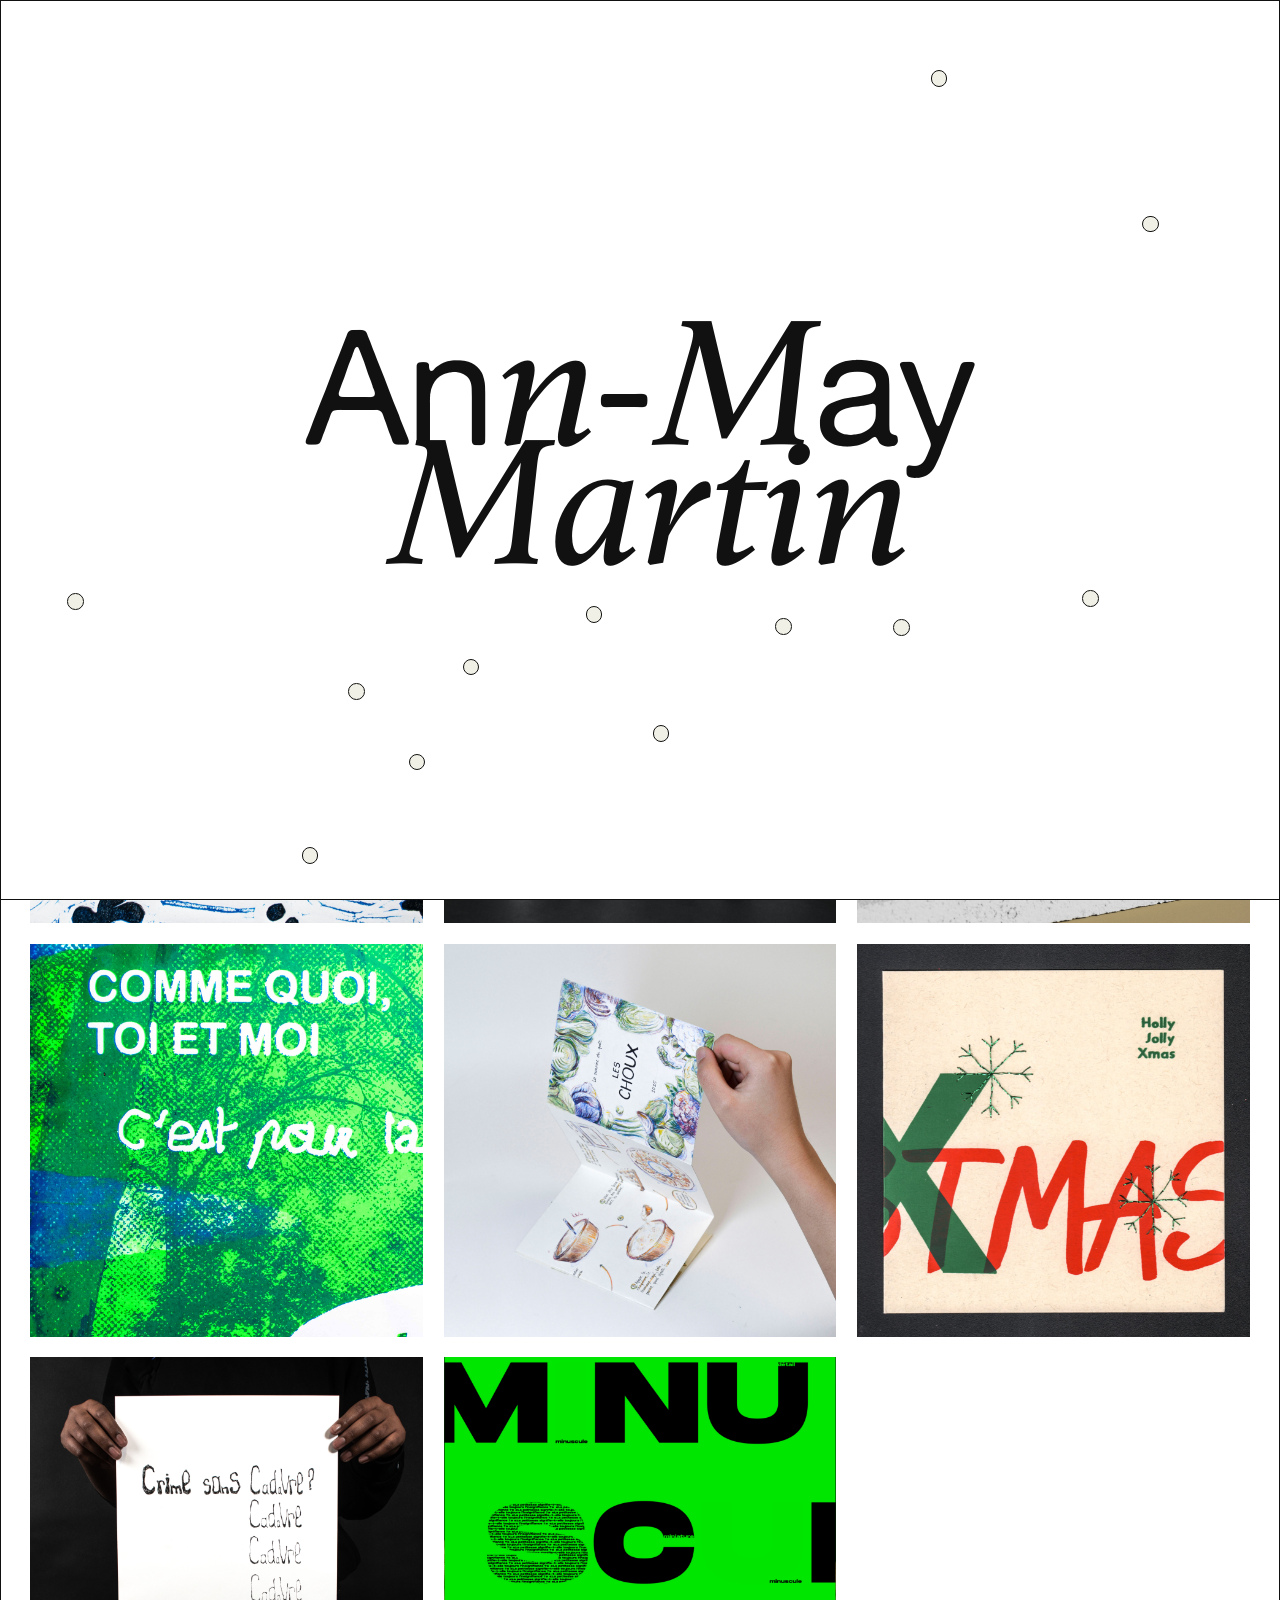
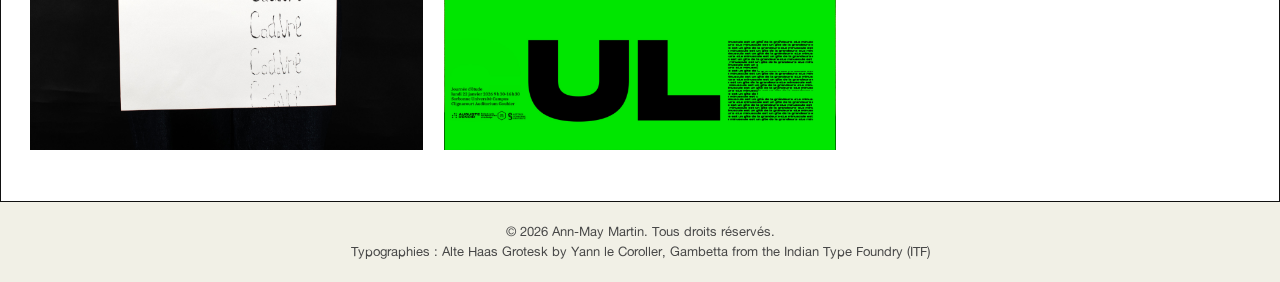
<file: index.html>
<!DOCTYPE html>
<html lang="fr">

<head>
    <meta charset="UTF-8">
    <meta name="viewport" content="width=device-width, initial-scale=1.0">
    <title>Ann-May Martin</title>
    <link rel="icon" type="image/png" href="images/rond.png">
    <link rel="stylesheet" href="style.css">
    <script>
    try {
        var nav = performance.getEntriesByType('navigation')[0];
        if (sessionStorage.getItem('intro') && !(nav && nav.type === 'reload')) document.documentElement.classList.add('no-intro');
        else document.documentElement.classList.add('intro-on');
    } catch (e) { document.documentElement.classList.add('intro-on'); }
</script>
    <noscript>
        <style>
            #intro {
                display: none;
            }
        </style>
    </noscript>
</head>

<body>
    <div id="intro" role="button" tabindex="0" aria-label="Entrer sur le site">
        <div class="nom intro__name">
            <span class="line">An<span class="v">n</span>-<span class="v">M</span>ay</span>
            <span class="line line--serif">M<span class="v">a</span>rt<span class="v">i</span>n</span>
        </div>
    </div>

    <div class="page" id="top">

        <header>
            <div class="logo">
                <h1 class="nom">
                    <a href="#top" aria-label="Ann-May Martin, accueil"><span class="v">A</span>n<span
                            class="v">n</span>-M<span class="v">a</span>y<br>M<span class="v">a</span>rt<span
                            class="v">i</span>n</a> <a class="square" href="index.html" aria-label="Revenir à la page d'entrée"></a>
                </h1>
            </div>

            <nav>
                <div class="nav-item">
                    <button class="pill" type="button" aria-expanded="false" aria-controls="popup-apropos">À
                        propos</button>
                    <div class="popup" id="popup-apropos" hidden>
                        <button class="popup__close" type="button" aria-label="Fermer"></button>
                        <p>Étudiante en DN MADE Graphisme à l'ELMAD Auguste Renoir, je suis passionnée par l'édition et
                            les narrations visuelles.</p>
                        <p>Cette année, dans le cadre de mes études, je suis à la recherche d’un stage d’une durée de 3
                            mois sur la période de Avril à Juin 2027.</p>
                    </div>
                </div>

                <div class="nav-item">
                    <button class="pill" type="button" aria-expanded="false"
                        aria-controls="popup-contact">Contact</button>
                    <div class="popup" id="popup-contact" hidden>
                        <button class="popup__close" type="button" aria-label="Fermer"></button>
                        <p><a href="mailto:annmaymartin@gmail.com">annmaymartin@gmail.com</a></p>
                        <p><a href="https://www.instagram.com/sego_am/" target="_blank" rel="noopener">ig : @sego_am</a>
                        </p>
                        <p><a href="cv/AnnMay_Martin_CV.pdf" target="_blank" rel="noopener"><strong>CV</strong></a></p>
                    </div>
                </div>
            </nav>
        </header>
        <main>
            <div class="grid grid--3">
                <a class="image-container" href="sauce.html">
                    <img src="images/accueil/sauce1.jpg" alt="Hot Sauce">
                    <span class="overlay" aria-hidden="true"></span>
                    <p class="image-text">HOT SAUCE</p>
                </a>
                
                <a class="image-container" href="fanzine.html">
                    <img src="images/accueil/fanz.jpg" alt="Fanzine 2463">
                    <span class="overlay" aria-hidden="true"></span>
                    <p class="image-text">2463</p>
                </a>

                <a class="image-container" href="araignee.html">
                    <img src="images/accueil/araignee.jpg" alt="Araignée">
                    <span class="overlay" aria-hidden="true"></span>
                    <p class="image-text">Araignée</p>
                </a>

                <a class="image-container" href="lettrine.html">
                    <img src="images/accueil/lettrine.jpg" alt="Lettrine S">
                    <span class="overlay" aria-hidden="true"></span>
                    <p class="image-text">Lettrine S</p>
                </a>

                 <a class="image-container" href="collage.html">
                    <img src="images/accueil/collage1.jpg" alt="Collage">
                    <span class="overlay" aria-hidden="true"></span>
                    <p class="image-text">à la recherche d'un…</p>
                </a> 

                <a class="image-container" href="kabane.html">
                    <img src="images/accueil/kabane.jpg" alt="Kabane Café">
                    <span class="overlay" aria-hidden="true"></span>
                    <p class="image-text">Kabane Café</p>
                </a>
                
                <a class="image-container" href="monobloc.html">
                    <img src="images/accueil/monobloc1.jpg" alt="Affiche Monobloc">
                    <span class="overlay" aria-hidden="true"></span>
                    <p class="image-text">Affiche Monobloc</p>
                </a>

                <a class="image-container" href="choux.html">
                    <img src="images/accueil/choux.jpg" alt="Les Choux">
                    <span class="overlay" aria-hidden="true"></span>
                    <p class="image-text">Les Choux</p>
                </a>

                <a class="image-container" href="xmas.html">
                    <img src="images/accueil/xmas.jpg" alt="Carte Xmas">
                    <span class="overlay" aria-hidden="true"></span>
                    <p class="image-text">Carte Xmas</p>
                </a>

                <a class="image-container" href="faitsdivers.html">
                    <img src="images/accueil/crime.jpg" alt="Affiche typographique faits divers">
                    <span class="overlay" aria-hidden="true"></span>
                    <p class="image-text">Affiche Typographique</p>
                </a>

                <a class="image-container" href="jde.html">
                    <img src="images/accueil/jde.jpg" alt="Minuscule">
                    <span class="overlay" aria-hidden="true"></span>
                    <p class="image-text">Minuscule</p>
                </a>                

            </div>
        </main>

    </div>

    <div class="cursor" aria-hidden="true"></div>
    <script src="script.js"></script>
    <script src="intro.js"></script>
    
    <footer class="site-footer">
        <p>&copy; 2026 Ann-May Martin. Tous droits réservés.</p>
        <p>Typographies : Alte Haas Grotesk by Yann le Coroller, Gambetta from the Indian Type Foundry (ITF)</p>
    </footer>
</body>

</html>
</file>
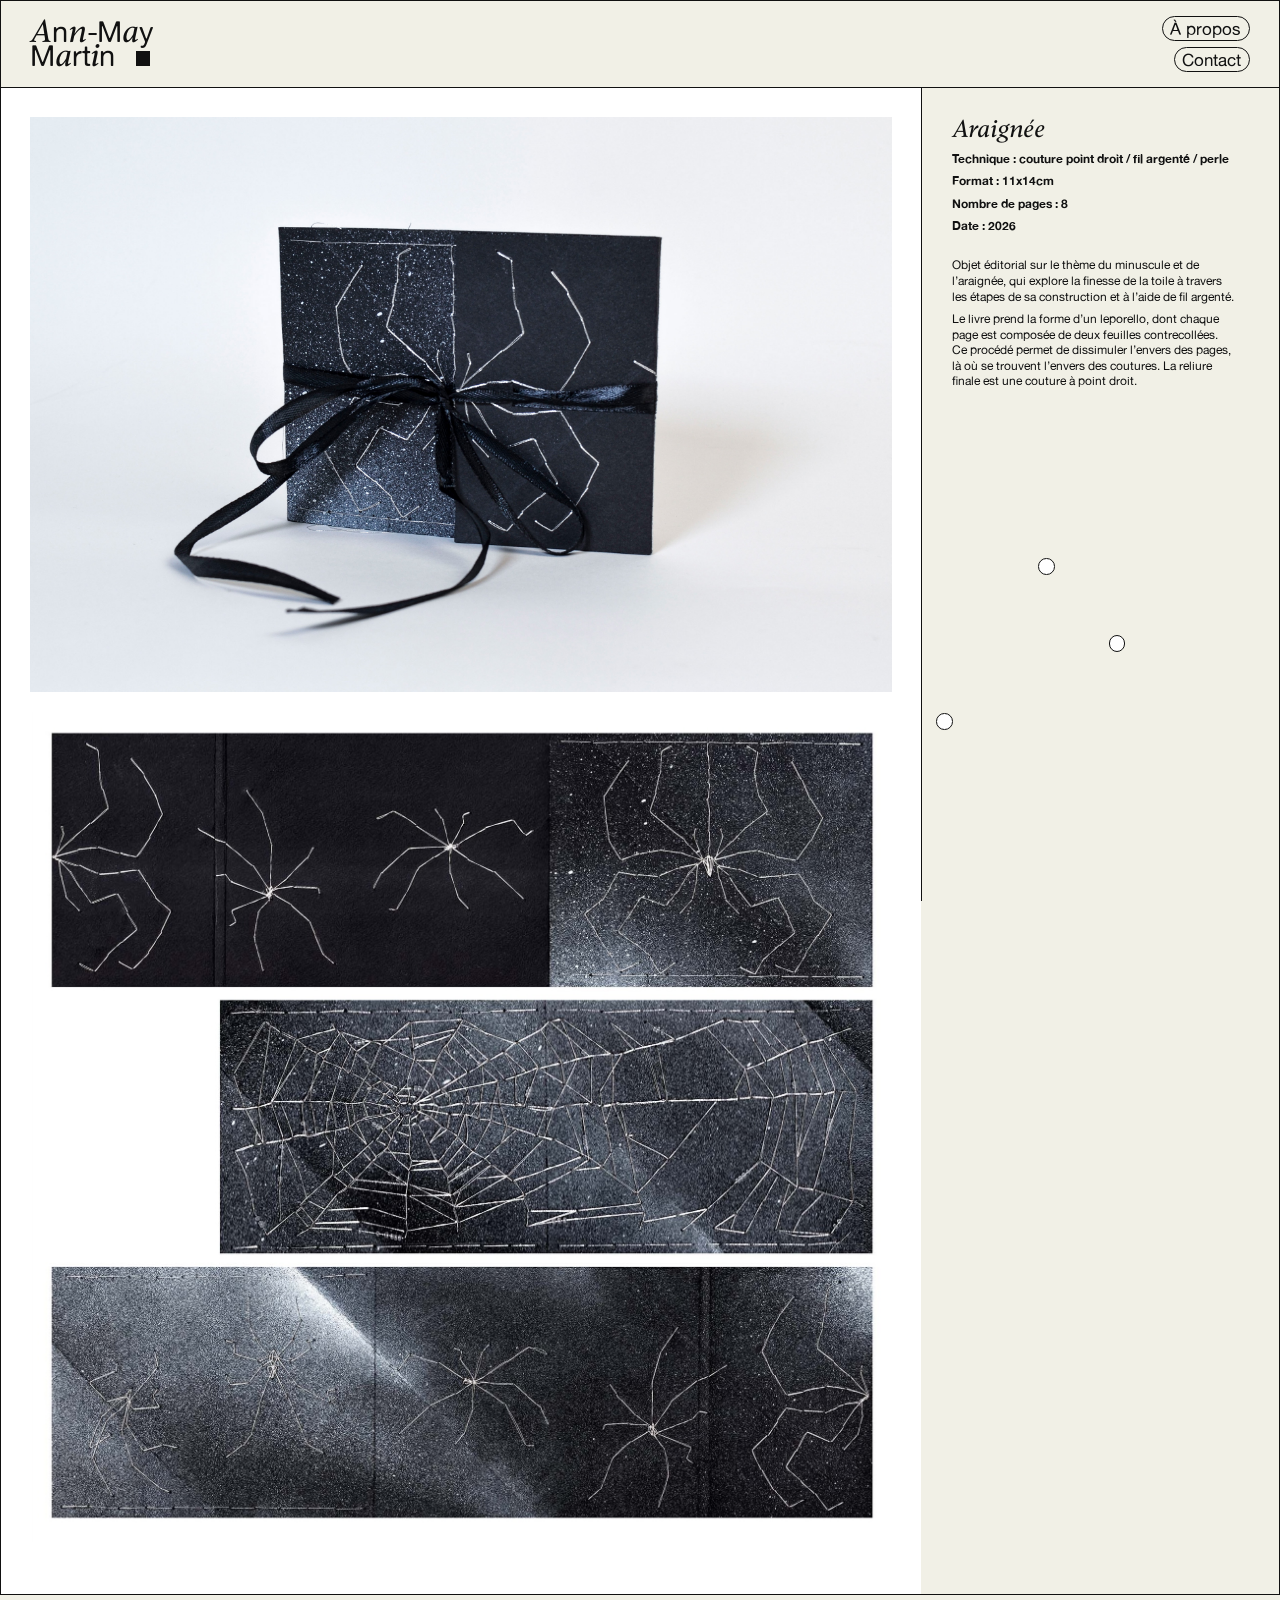
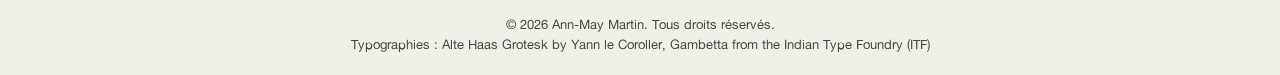
<file: araignee.html>
<!DOCTYPE html>
<html lang="fr">

<head>
    <meta charset="UTF-8">
    <meta name="viewport" content="width=device-width, initial-scale=1.0">
    <title>Araignée – Ann-May Martin</title>
    <link rel="icon" type="image/png" href="images/rond.png">
    <link rel="stylesheet" href="style.css">
</head>

<body>
    <div class="page" id="top">

        <header>
            <div class="logo">
                <h1 class="nom">
                    <a href="index.html" aria-label="Ann-May Martin, accueil"><span class="v">A</span>n<span
                            class="v">n</span>-M<span class="v">a</span>y<br>M<span class="v">a</span>rt<span
                            class="v">i</span>n</a> <a class="square" href="index.html" aria-label="Revenir à la page d'entrée"></a>
                </h1>
            </div>

            <nav>
                <div class="nav-item">
                    <button class="pill" type="button" aria-expanded="false" aria-controls="popup-apropos">À
                        propos</button>
                    <div class="popup" id="popup-apropos" hidden>
                        <button class="popup__close" type="button" aria-label="Fermer"></button>
                        <p>Étudiante en DN MADE Graphisme à l'ELMAD Auguste Renoir, je suis passionnée par l'édition et
                            les narrations visuelles.</p>
                        <p>Cette année, dans le cadre de mes études, je suis à la recherche d’un stage d’une durée de 3 mois sur la période de Avril à Juin 2027.</p>
                    </div>
                </div>

                <div class="nav-item">
                    <button class="pill" type="button" aria-expanded="false"
                        aria-controls="popup-contact">Contact</button>
                    <div class="popup" id="popup-contact" hidden>
                        <button class="popup__close" type="button" aria-label="Fermer"></button>
                        <p><a href="mailto:annmaymartin@gmail.com">annmaymartin@gmail.com</a></p>
                        <p><a href="https://www.instagram.com/sego_am/" target="_blank" rel="noopener">ig : @sego_am</a>
                        </p>
                        <p><a href="cv/AnnMay_Martin_CV.pdf" target="_blank" rel="noopener"><strong>CV</strong></a></p>
                    </div>
                </div>
            </nav>
        </header>

        <div class="layout">

            <main>
                <section class="slider" data-slider aria-label="Photos du projet araignee">
                    <img class="slide is-active" src="images/araignee/ara_1.jpg" alt="araignee, photo 1">
                    <img class="slide" src="images/araignee/ara_3.jpg" alt="araignee, photo 2">
                    <img class="slide" src="images/araignee/ara_7.jpg" alt="araignee, photo 3">
                    <img class="slide" src="images/araignee/ara_4.jpg" alt="araignee, photo 4">
                    <img class="slide" src="images/araignee/ara_5.jpg" alt="araignee, photo 5">
                    <img class="slide" src="images/araignee/ara_6.jpg" alt="araignee, photo 6">
                    <img class="slide" src="images/araignee/ara_8.jpg" alt="araignee, photo 7">
                    <img class="slide" src="images/araignee/ara_10.jpg" alt="araignee, photo 8">
                    <img class="slide" src="images/araignee/ara_11.jpg" alt="araignee, photo 9">
                    <img class="slide" src="images/araignee/ara_12.jpg" alt="araignee, photo 10">

                    <button class="slider__btn slider__btn--prev" aria-label="Photo précédente"></button>
                    <button class="slider__btn slider__btn--next" aria-label="Photo suivante"></button>
                </section>

                <div class="band">
                    <img src="images/araignee/ara_18.jpg" alt="araignee, aperçu des pages">
                </div>
            </main>
            <aside>
                <div class="info-text">
                    <h2 class="project-title">Araignée</h2>
                    <p><strong>Technique : couture point droit / fil argenté / perle</strong></p>
                    <p><strong>Format : 11x14cm</strong></p>
                    <p><strong>Nombre de pages : 8</strong></p>
                    <p><strong>Date : 2026</strong></p>

                    <p class="gap">Objet éditorial sur le thème du minuscule et de l’araignée, qui explore la finesse de la toile à travers les étapes de sa construction et à l’aide de fil argenté.</p>
                    <p>Le livre prend la forme d’un leporello, dont chaque page est composée de deux feuilles contrecollées. Ce procédé permet de dissimuler l’envers des pages, là où se trouvent l’envers des coutures. La reliure finale est une couture à point droit.</p>
                </div>
            </aside>
        </div>

    </div>

    <div class="cursor" aria-hidden="true"></div>
    <script src="script.js"></script>

    <footer class="site-footer">
        <p>&copy; 2026 Ann-May Martin. Tous droits réservés.</p>
        <p>Typographies : Alte Haas Grotesk by Yann le Coroller, Gambetta from the Indian Type Foundry (ITF)</p>
    </footer>
</body>

</html>
</file>
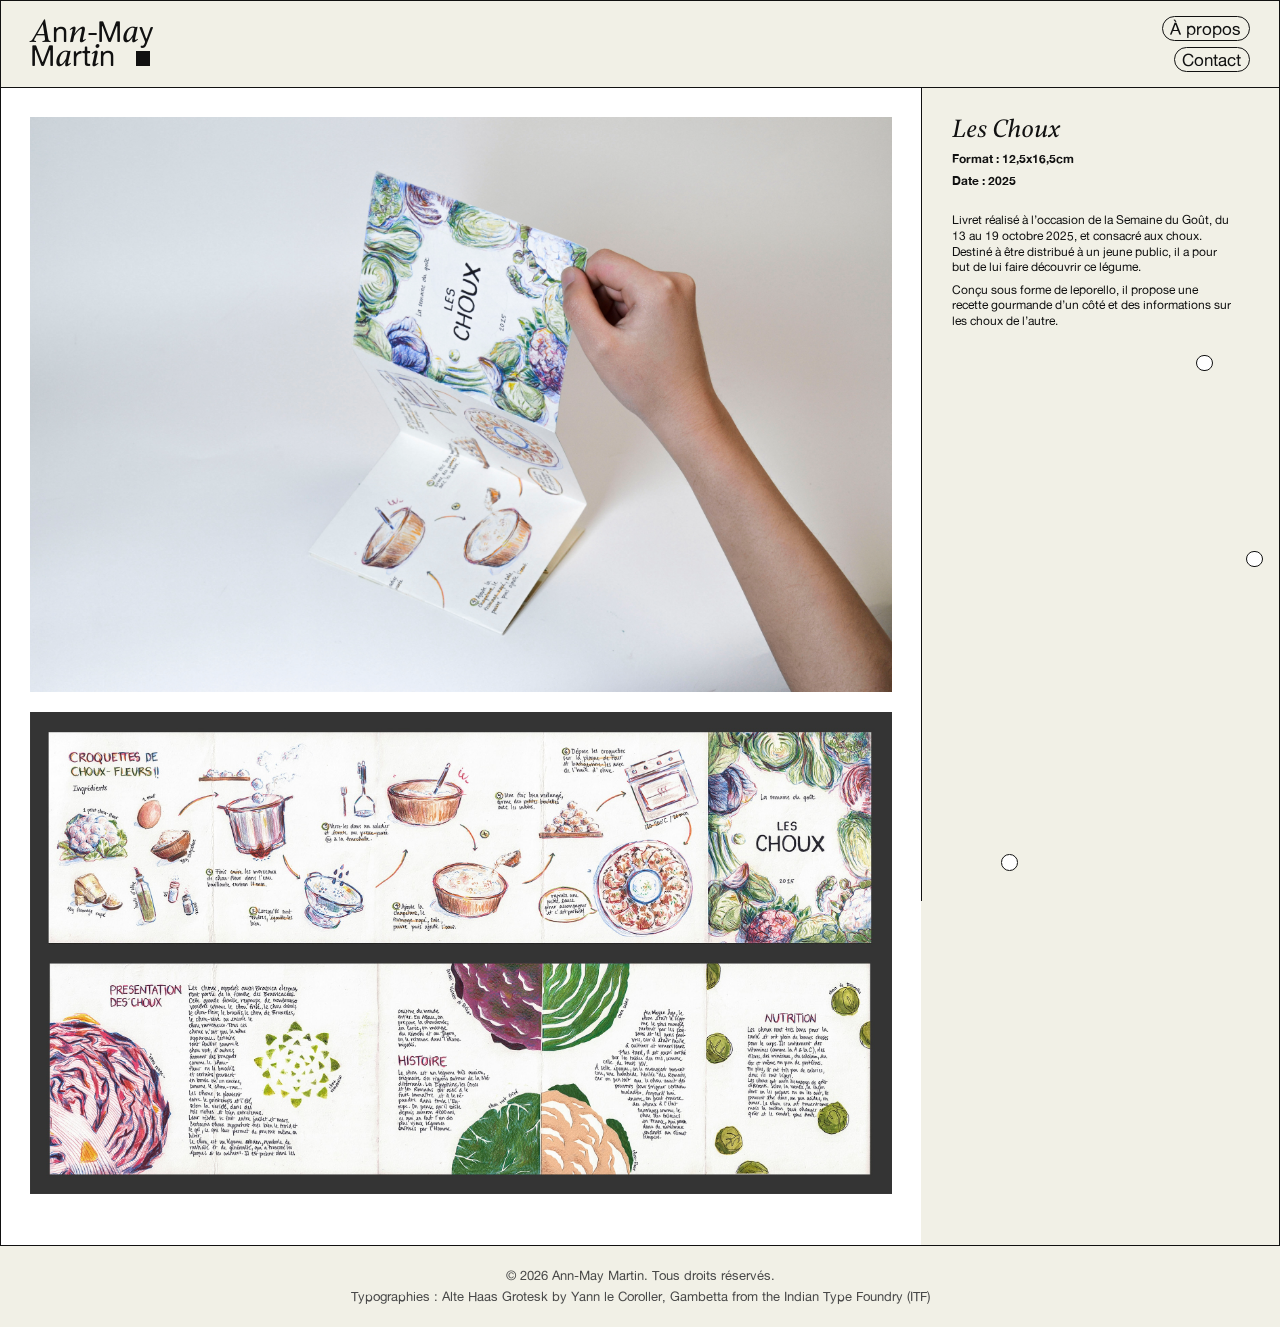
<file: choux.html>
<!DOCTYPE html>
<html lang="fr">

<head>
    <meta charset="UTF-8">
    <meta name="viewport" content="width=device-width, initial-scale=1.0">
    <title>Les Choux – Ann-May Martin</title>
    <link rel="icon" type="image/png" href="images/rond.png">
    <link rel="stylesheet" href="style.css">
</head>

<body>
    <div class="page" id="top">

        <header>
            <div class="logo">
                <h1 class="nom">
                    <a href="index.html" aria-label="Ann-May Martin, accueil"><span class="v">A</span>n<span
                            class="v">n</span>-M<span class="v">a</span>y<br>M<span class="v">a</span>rt<span
                            class="v">i</span>n</a> <a class="square" href="index.html" aria-label="Revenir à la page d'entrée"></a>
                </h1>
            </div>

            <nav>
                <div class="nav-item">
                    <button class="pill" type="button" aria-expanded="false" aria-controls="popup-apropos">À
                        propos</button>
                    <div class="popup" id="popup-apropos" hidden>
                        <button class="popup__close" type="button" aria-label="Fermer"></button>
                        <p>Étudiante en DN MADE Graphisme à l'ELMAD Auguste Renoir, je suis passionnée par l'édition et
                            les narrations visuelles.</p>
                        <p>Cette année, dans le cadre de mes études, je suis à la recherche d’un stage d’une durée de 3 mois sur la période de Avril à Juin 2027.</p>
                    </div>
                </div>

                <div class="nav-item">
                    <button class="pill" type="button" aria-expanded="false"
                        aria-controls="popup-contact">Contact</button>
                    <div class="popup" id="popup-contact" hidden>
                        <button class="popup__close" type="button" aria-label="Fermer"></button>
                        <p><a href="mailto:annmaymartin@gmail.com">annmaymartin@gmail.com</a></p>
                        <p><a href="https://www.instagram.com/sego_am/" target="_blank" rel="noopener">ig : @sego_am</a>
                        </p>
                        <p><a href="cv/AnnMay_Martin_CV.pdf" target="_blank" rel="noopener"><strong>CV</strong></a></p>
                    </div>
                </div>
            </nav>
        </header>

        <div class="layout">

            <main>
                <section class="slider" data-slider aria-label="Photos du projet 2463">
                    <img class="slide is-active" src="images/choux/choux_1.jpg" alt="choux, photo 1">
                    <img class="slide" src="images/choux/choux_2.jpg" alt="choux, photo 2">
                    <img class="slide" src="images/choux/choux_3.jpg" alt="choux, photo 3">

                    <button class="slider__btn slider__btn--prev" aria-label="Photo précédente"></button>
                    <button class="slider__btn slider__btn--next" aria-label="Photo suivante"></button>
                </section>

                <div class="band">
                    <img src="images/choux/choux_13.jpg" alt="choux, aperçu des pages">
                </div>
            </main>
            <aside>
                <div class="info-text">
                    <h2 class="project-title">Les Choux</h2>
                    <p><strong>Format : 12,5x16,5cm</strong></p>
                    <p><strong>Date : 2025</strong></p>

                    <p class="gap">Livret réalisé à l’occasion de la Semaine du Goût, du 13 au 19 octobre 2025, et consacré aux choux. Destiné à être distribué à un jeune public, il a pour but de lui faire découvrir ce légume.</p>
                        <p>Conçu sous forme de leporello, il propose une recette gourmande d’un côté et des informations sur les choux de l’autre.</p>
                </div>
            </aside>
        </div>

    </div>

    <div class="cursor" aria-hidden="true"></div>
    <script src="script.js"></script>

    <footer class="site-footer">
        <p>&copy; 2026 Ann-May Martin. Tous droits réservés.</p>
        <p>Typographies : Alte Haas Grotesk by Yann le Coroller, Gambetta from the Indian Type Foundry (ITF)</p>
    </footer>
</body>

</html>
</file>
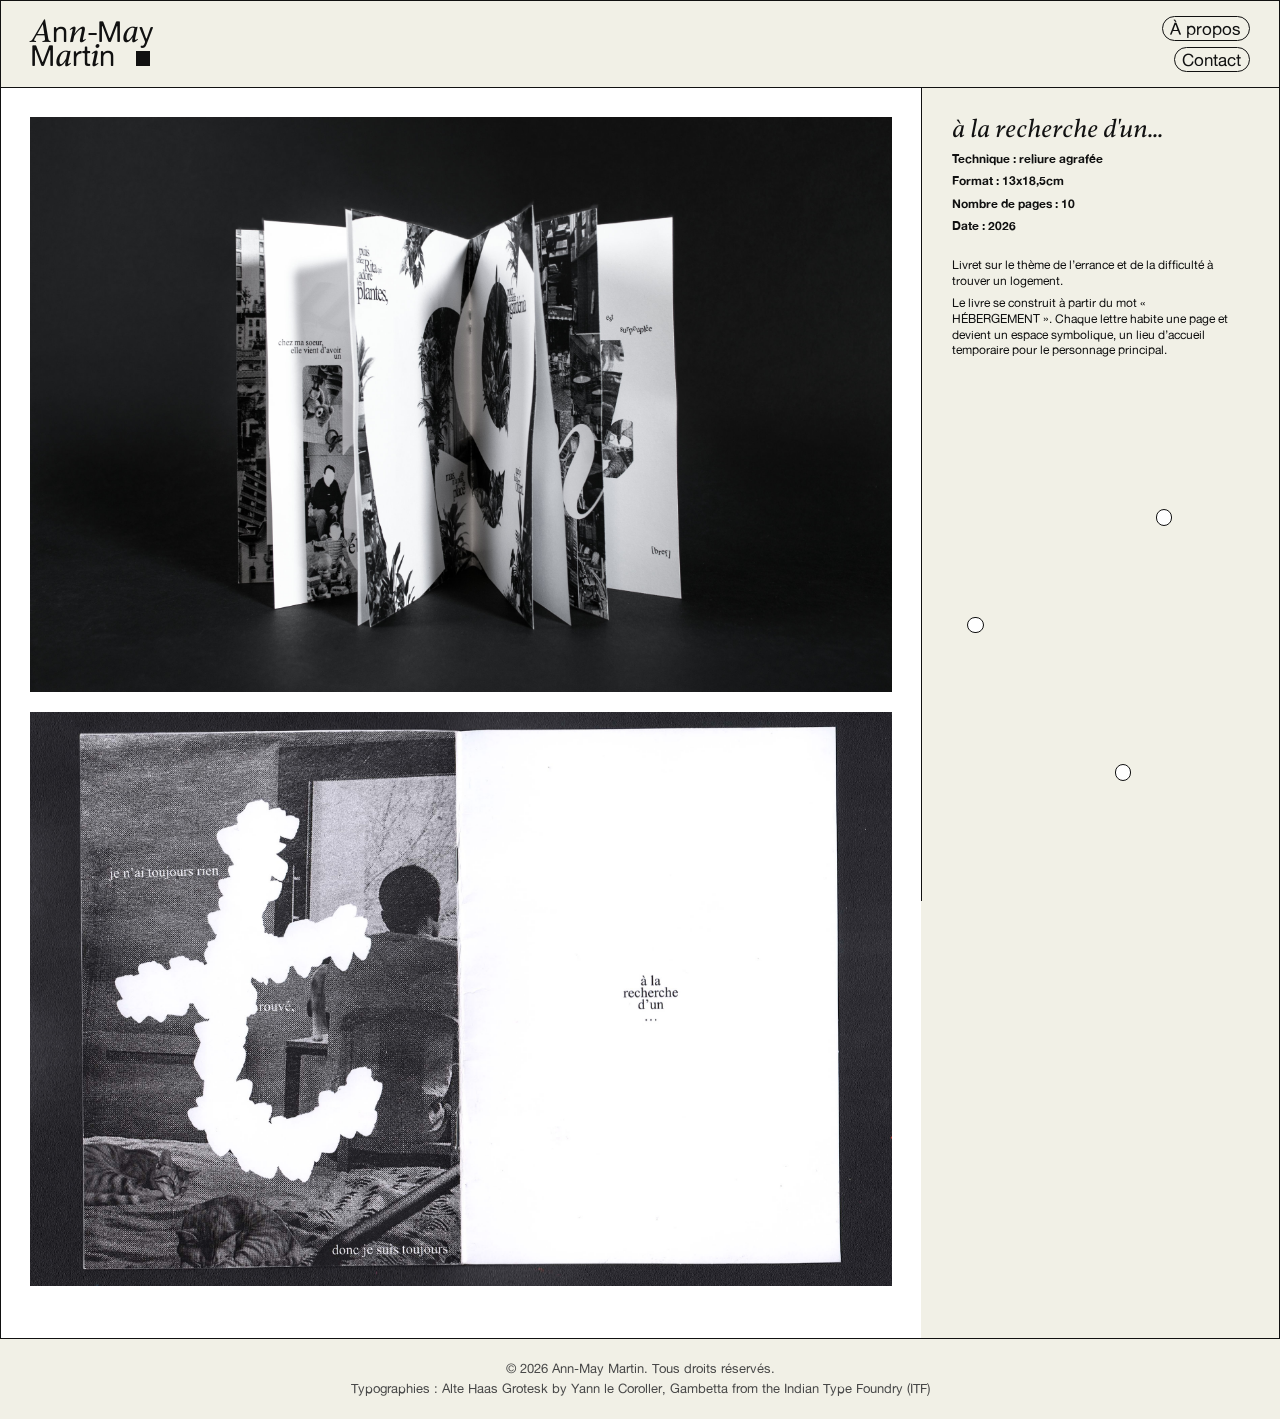
<file: collage.html>
<!DOCTYPE html>
<html lang="fr">

<head>
    <meta charset="UTF-8">
    <meta name="viewport" content="width=device-width, initial-scale=1.0">
    <title>à la recherche d'un... – Ann-May Martin</title>
    <link rel="icon" type="image/png" href="images/rond.png">
    <link rel="stylesheet" href="style.css">
</head>

<body>
    <div class="page" id="top">

        <header>
            <div class="logo">
                <h1 class="nom">
                    <a href="index.html" aria-label="Ann-May Martin, accueil"><span class="v">A</span>n<span
                            class="v">n</span>-M<span class="v">a</span>y<br>M<span class="v">a</span>rt<span
                            class="v">i</span>n</a> <a class="square" href="index.html"
                        aria-label="Revenir à la page d'entrée"></a>
                </h1>
            </div>

            <nav>
                <div class="nav-item">
                    <button class="pill" type="button" aria-expanded="false" aria-controls="popup-apropos">À
                        propos</button>
                    <div class="popup" id="popup-apropos" hidden>
                        <button class="popup__close" type="button" aria-label="Fermer"></button>
                        <p>Étudiante en DN MADE Graphisme à l'ELMAD Auguste Renoir, je suis passionnée par l'édition et
                            les narrations visuelles.</p>
                        <p>Cette année, dans le cadre de mes études, je suis à la recherche d’un stage d’une durée de 3
                            mois sur la période de Avril à Juin 2027.</p>
                    </div>
                </div>

                <div class="nav-item">
                    <button class="pill" type="button" aria-expanded="false"
                        aria-controls="popup-contact">Contact</button>
                    <div class="popup" id="popup-contact" hidden>
                        <button class="popup__close" type="button" aria-label="Fermer"></button>
                        <p><a href="mailto:annmaymartin@gmail.com">annmaymartin@gmail.com</a></p>
                        <p><a href="https://www.instagram.com/sego_am/" target="_blank" rel="noopener">ig : @sego_am</a>
                        </p>
                        <p><a href="cv/AnnMay_Martin_CV.pdf" target="_blank" rel="noopener"><strong>CV</strong></a></p>
                    </div>
                </div>
            </nav>
        </header>

        <div class="layout">

            <main>
                <section class="slider" data-slider aria-label="Photos du projet collage">
                    <img class="slide is-active" src="images/collage/coll_1.jpg" alt="collage, photo 1">
                    <img class="slide" src="images/collage/coll_2.jpg" alt="collage, photo 2">
                    <img class="slide" src="images/collage/coll_3.jpg" alt="collage, photo 3">
                    <img class="slide" src="images/collage/coll_4.jpg" alt="collage, photo 4">
                    <img class="slide" src="images/collage/coll_5.jpg" alt="collage, photo 5">

                    <button class="slider__btn slider__btn--prev" aria-label="Photo précédente"></button>
                    <button class="slider__btn slider__btn--next" aria-label="Photo suivante"></button>
                </section>

                <div class="band"></div>

                <section class="slider" data-slider aria-label="scan du projet collage">
                    <img class="slide is-active" src="images/collage/coll1.jpg" alt="coll, photo 1">
                    <img class="slide" src="images/collage/coll2.jpg" alt="coll, photo 2">
                    <img class="slide" src="images/collage/coll3.jpg" alt="coll, photo 3">
                    <img class="slide" src="images/collage/coll4.jpg" alt="coll, photo 4">
                    <img class="slide" src="images/collage/coll5.jpg" alt="coll, photo 5">
                    <img class="slide" src="images/collage/coll6.jpg" alt="coll, photo 6">

                    <button class="slider__btn slider__btn--prev" aria-label="Photo précédente"></button>
                    <button class="slider__btn slider__btn--next" aria-label="Photo suivante"></button>
                </section>
            </main>
            <aside>
                <div class="info-text">
                    <h2 class="project-title">à la recherche d'un...</h2>
                    <p><strong>Technique : reliure agrafée</strong></p>
                    <p><strong>Format : 13x18,5cm</strong></p>
                    <p><strong>Nombre de pages : 10</strong></p>
                    <p><strong>Date : 2026</strong></p>

                    <p class="gap">Livret sur le thème de l’errance et de la difficulté à trouver un logement.</p>
                    <p>Le livre se construit à partir du mot « HÉBERGEMENT ». Chaque lettre habite une page et devient
                        un espace symbolique, un lieu d’accueil temporaire pour le personnage principal.</p>
                </div>
            </aside>
        </div>

    </div>

    <div class="cursor" aria-hidden="true"></div>
    <script src="script.js"></script>

    <footer class="site-footer">
        <p>&copy; 2026 Ann-May Martin. Tous droits réservés.</p>
        <p>Typographies : Alte Haas Grotesk by Yann le Coroller, Gambetta from the Indian Type Foundry (ITF)</p>
    </footer>
</body>

</html>
</file>
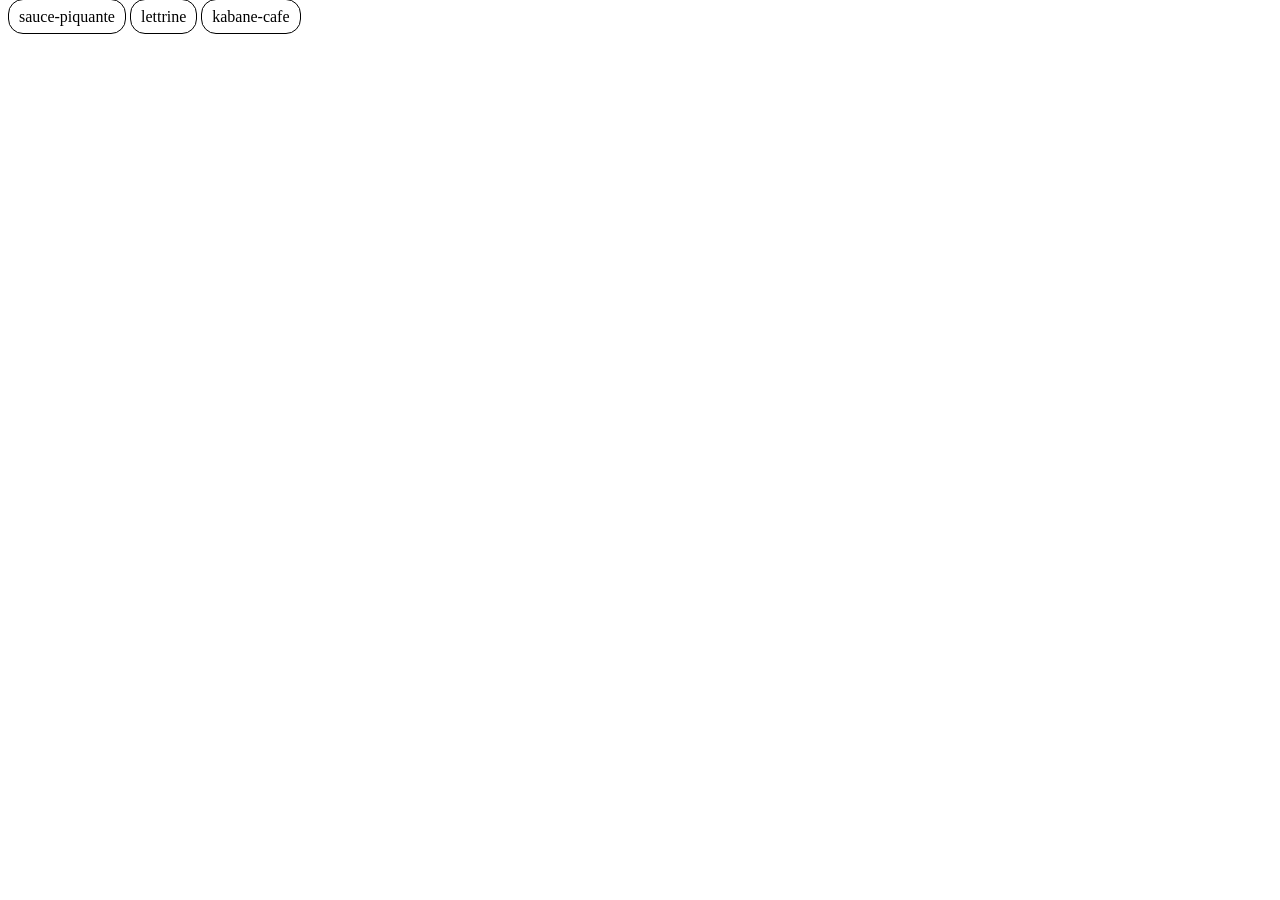
<file: demo.annmay.html>
<!DOCTYPE html>
<html lang="en">
<head>
    <meta charset="UTF-8">
    <meta name="viewport" content="width=device-width, initial-scale=1.0">
    <title>Demo Annmay</title>
    <style>
            body{
                background: #fff;
            }
            .button{
                background: #fff;
                color: #000;
                text-decoration: none;
                border:1px solid #000;
                padding:8px 10px;
                border-radius:15px;
                transition: 0,5s background;
            }
            .button:hover{
                background: #ddd;
            }

    </style>
</head>
<body>
    <a class="button" href="#">sauce-piquante</a>
    <a class="button" href="#">lettrine</a>
    <a class="button" href="#">kabane-cafe</a>
</body>
</html>
</file>
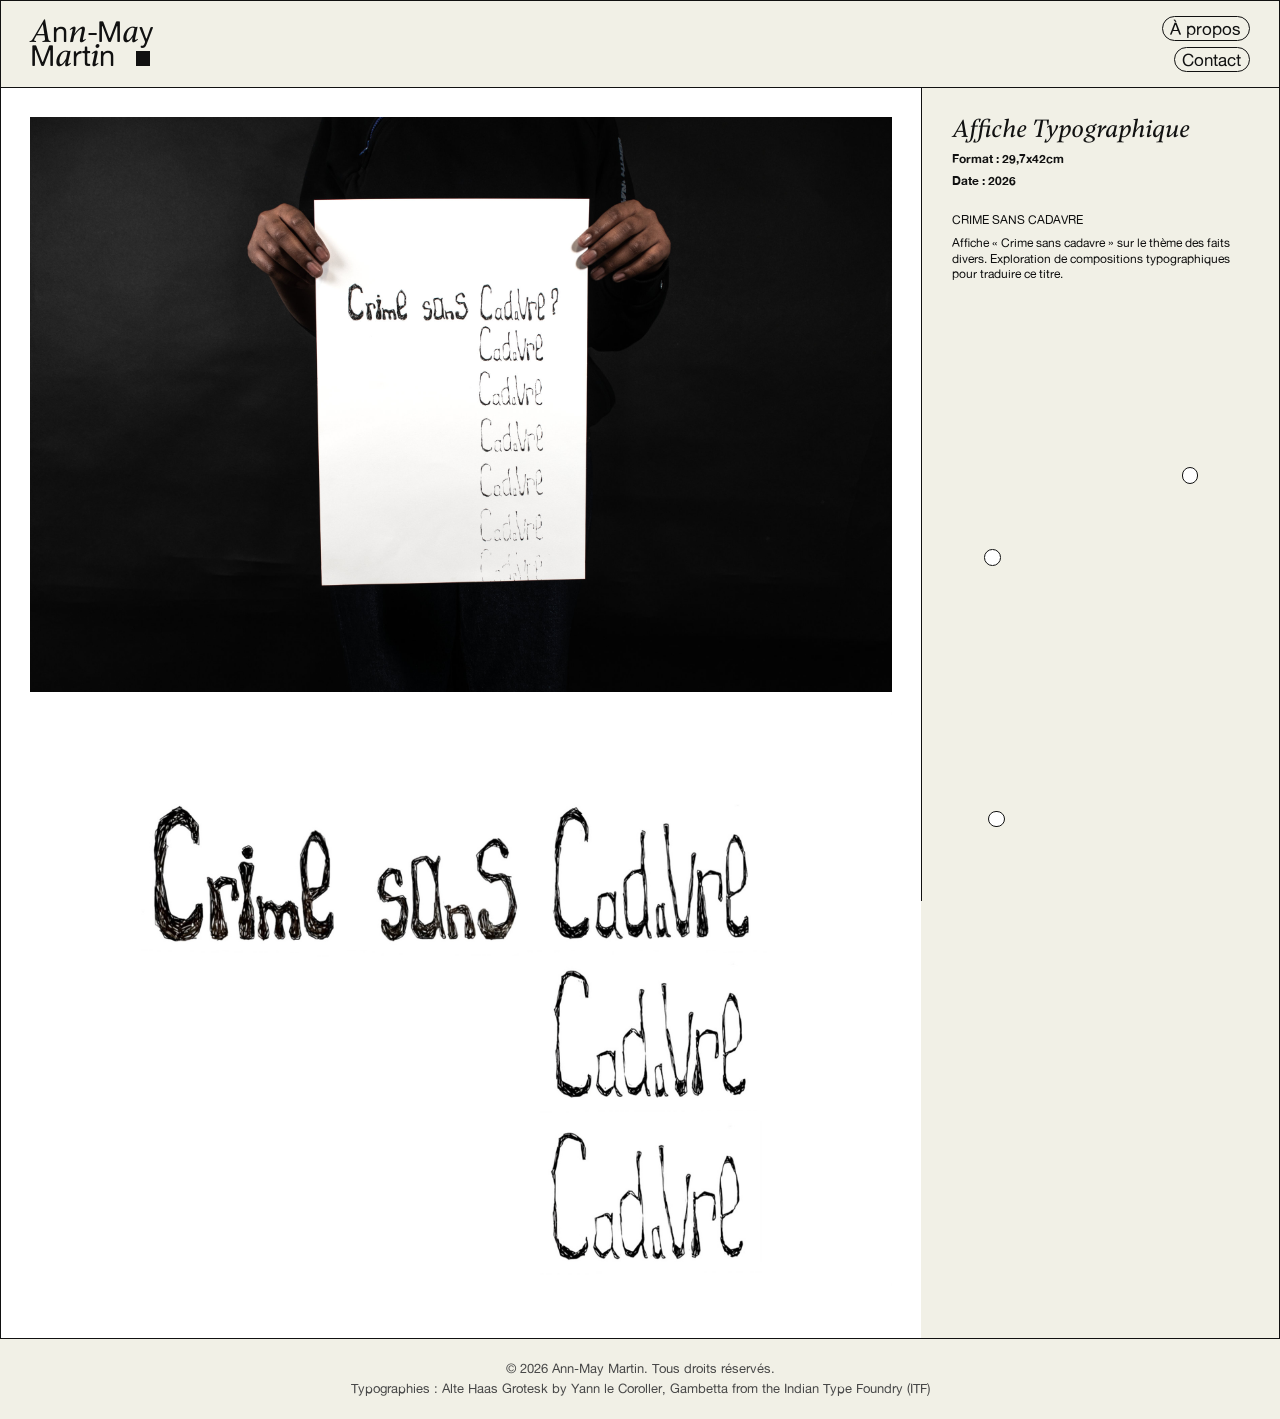
<file: faitsdivers.html>
<!DOCTYPE html>
<html lang="fr">

<head>
    <meta charset="UTF-8">
    <meta name="viewport" content="width=device-width, initial-scale=1.0">
    <title>Affiche Typographique – Ann-May Martin</title>
    <link rel="icon" type="image/png" href="images/rond.png">
    <link rel="stylesheet" href="style.css">
</head>

<body>
    <div class="page" id="top">

        <header>
            <div class="logo">
                <h1 class="nom">
                    <a href="index.html" aria-label="Ann-May Martin, accueil"><span class="v">A</span>n<span
                            class="v">n</span>-M<span class="v">a</span>y<br>M<span class="v">a</span>rt<span
                            class="v">i</span>n</a> <a class="square" href="index.html" aria-label="Revenir à la page d'entrée"></a>
                </h1>
            </div>

            <nav>
                <div class="nav-item">
                    <button class="pill" type="button" aria-expanded="false" aria-controls="popup-apropos">À
                        propos</button>
                    <div class="popup" id="popup-apropos" hidden>
                        <button class="popup__close" type="button" aria-label="Fermer"></button>
                        <p>Étudiante en DN MADE Graphisme à l'ELMAD Auguste Renoir, je suis passionnée par l'édition et
                            les narrations visuelles.</p>
                        <p>Cette année, dans le cadre de mes études, je suis à la recherche d’un stage d’une durée de 3 mois sur la période de Avril à Juin 2027.</p>
                    </div>
                </div>

                <div class="nav-item">
                    <button class="pill" type="button" aria-expanded="false"
                        aria-controls="popup-contact">Contact</button>
                    <div class="popup" id="popup-contact" hidden>
                        <button class="popup__close" type="button" aria-label="Fermer"></button>
                        <p><a href="mailto:annmaymartin@gmail.com">annmaymartin@gmail.com</a></p>
                        <p><a href="https://www.instagram.com/sego_am/" target="_blank" rel="noopener">ig : @sego_am</a></p>
                        <p><a href="cv/AnnMay_Martin_CV.pdf" target="_blank" rel="noopener"><strong>CV</strong></a></p>
                    </div>
                </div>
            </nav>
        </header>

        <div class="layout">

            <main>
                <section class="slider" data-slider aria-label="Photos du projet Crime sans cadavre">
                    <img class="slide is-active" src="images/crime/crime_5.jpg" alt="crime, photo 1">
                    <img class="slide" src="images/crime/crime_8.jpg" alt="crime, photo 2">

                    <button class="slider__btn slider__btn--prev" aria-label="Photo précédente"></button>
                    <button class="slider__btn slider__btn--next" aria-label="Photo suivante"></button>
                </section>

                <div class="band"></div>

                <section class="slider" data-slider aria-label="Photos du projet Crime sans cadavre">
                    <img class="slide is-active" src="images/crime/crime_9.jpg" alt="crime, photo 1">
                    <img class="slide" src="images/crime/crime_11.jpg" alt="crime, photo 2">
                    <img class="slide" src="images/crime/crime_10.jpg" alt="crime, photo 3">
                    <img class="slide" src="images/crime/crime_6.jpg" alt="crime, photo 4">

                    <button class="slider__btn slider__btn--prev" aria-label="Photo précédente"></button>
                    <button class="slider__btn slider__btn--next" aria-label="Photo suivante"></button>
                </section>
            </main>
            <aside>
                <div class="info-text">
                    <h2 class="project-title">Affiche Typographique</h2>
                    <p><strong>Format : 29,7x42cm</strong></p>
                    <p><strong>Date : 2026</strong></p>
                    
                    <p class="gap">CRIME SANS CADAVRE</p>
                    <p>Affiche « Crime sans cadavre » sur le thème des faits divers. Exploration de compositions typographiques pour traduire ce titre.</p>
                </div>
            </aside>
        </div>

    </div>

    <div class="cursor" aria-hidden="true"></div>
    <script src="script.js"></script>

    <footer class="site-footer">
        <p>&copy; 2026 Ann-May Martin. Tous droits réservés.</p>
        <p>Typographies : Alte Haas Grotesk by Yann le Coroller, Gambetta from the Indian Type Foundry (ITF)</p>
    </footer>
</body>

</html>
</file>
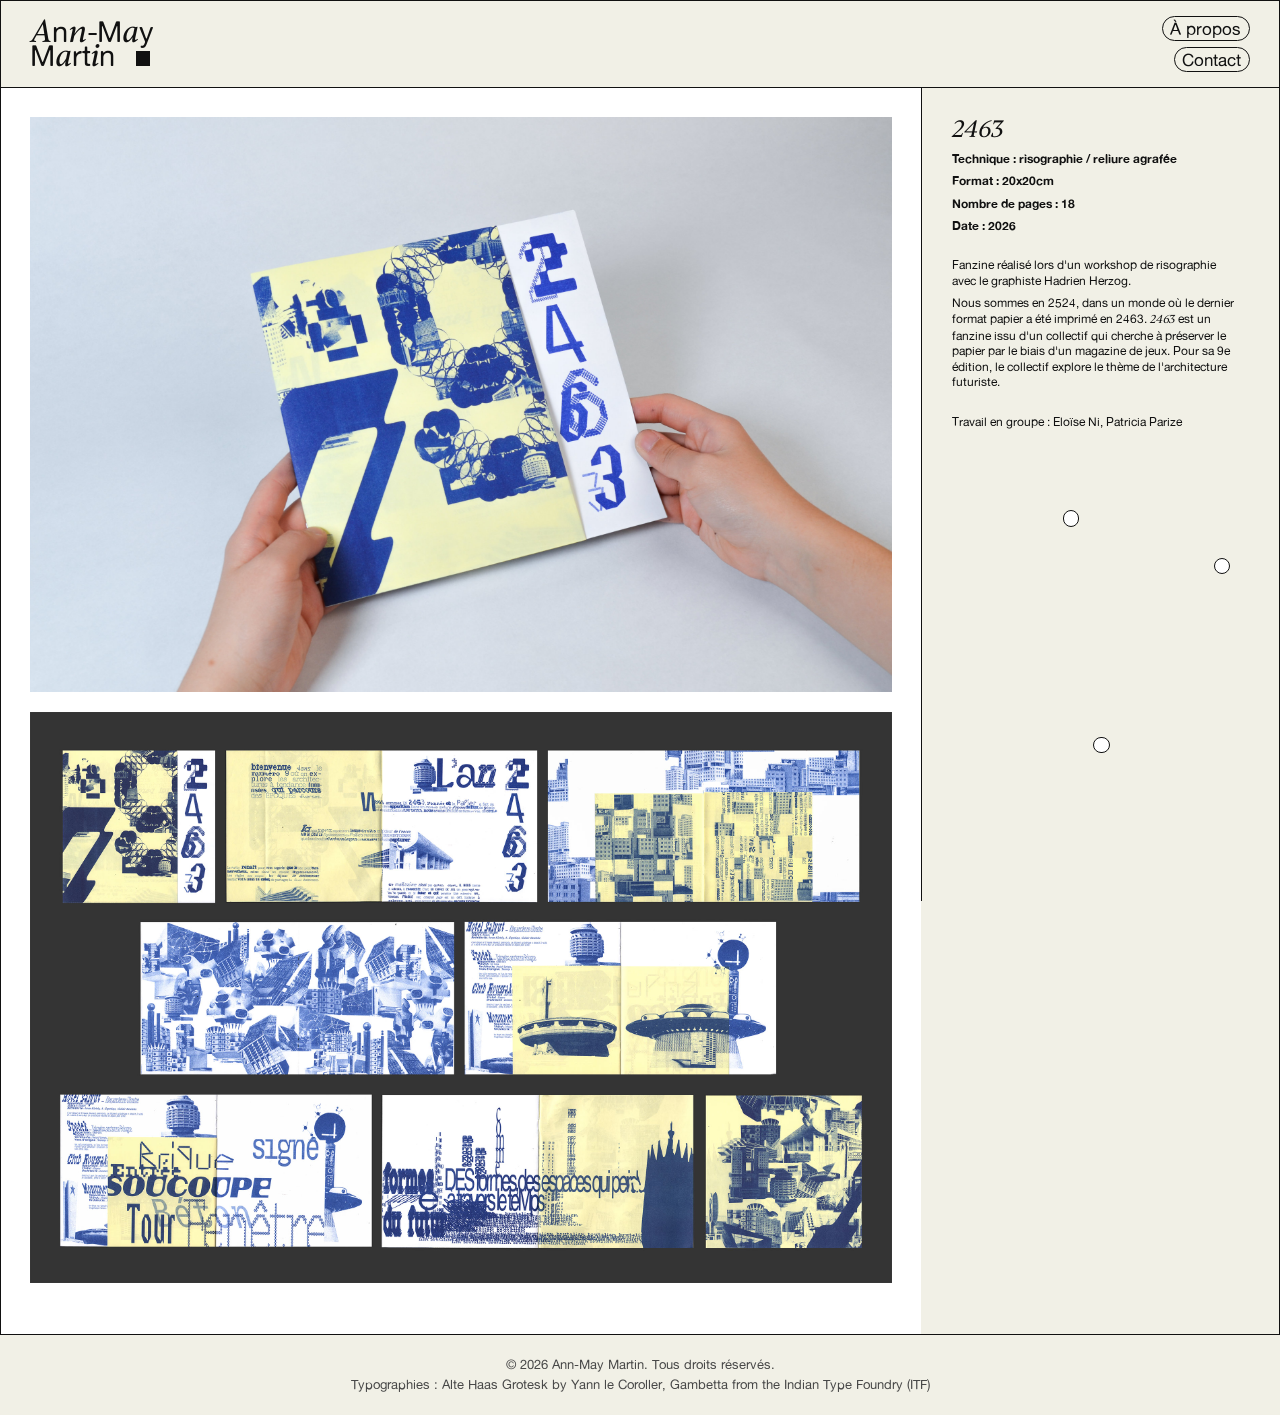
<file: fanzine.html>
<!DOCTYPE html>
<html lang="fr">

<head>
    <meta charset="UTF-8">
    <meta name="viewport" content="width=device-width, initial-scale=1.0">
    <title>2463 – Ann-May Martin</title>
    <link rel="icon" type="image/png" href="images/rond.png">
    <link rel="stylesheet" href="style.css">
</head>

<body>
    <div class="page" id="top">

        <header>
            <div class="logo">
                <h1 class="nom">
                    <a href="index.html" aria-label="Ann-May Martin, accueil"><span class="v">A</span>n<span
                            class="v">n</span>-M<span class="v">a</span>y<br>M<span class="v">a</span>rt<span
                            class="v">i</span>n</a> <a class="square" href="index.html" aria-label="Revenir à la page d'entrée"></a>
                </h1>
            </div>

            <nav>
                <div class="nav-item">
                    <button class="pill" type="button" aria-expanded="false" aria-controls="popup-apropos">À
                        propos</button>
                    <div class="popup" id="popup-apropos" hidden>
                        <button class="popup__close" type="button" aria-label="Fermer"></button>
                        <p>Étudiante en DN MADE Graphisme à l'ELMAD Auguste Renoir, je suis passionnée par l'édition et
                            les narrations visuelles.</p>
                        <p>Cette année, dans le cadre de mes études, je suis à la recherche d’un stage d’une durée de 3 mois sur la période de Avril à Juin 2027.</p>
                    </div>
                </div>

                <div class="nav-item">
                    <button class="pill" type="button" aria-expanded="false"
                        aria-controls="popup-contact">Contact</button>
                    <div class="popup" id="popup-contact" hidden>
                        <button class="popup__close" type="button" aria-label="Fermer"></button>
                        <p><a href="mailto:annmaymartin@gmail.com">annmaymartin@gmail.com</a></p>
                        <p><a href="https://www.instagram.com/sego_am/" target="_blank" rel="noopener">ig : @sego_am</a>
                        </p>
                        <p><a href="cv/AnnMay_Martin_CV.pdf" target="_blank" rel="noopener"><strong>CV</strong></a></p>
                    </div>
                </div>
            </nav>
        </header>

        <div class="layout">

            <main>
                <section class="slider" data-slider aria-label="Photos du projet 2463">
                    <img class="slide is-active" src="images/fanzine/fanz_6.jpg" alt="2463, photo 1">
                    <img class="slide" src="images/fanzine/fanz_2.jpg" alt="2463, photo 2">
                    <img class="slide" src="images/fanzine/fanz_3.jpg" alt="2463, photo 3">
                    <img class="slide" src="images/fanzine/fanz_4.jpg" alt="2463, photo 4">
                    <img class="slide" src="images/fanzine/fanz_5.jpg" alt="2463, photo 5">
                    <img class="slide" src="images/fanzine/fanz_7.jpg" alt="2463, photo 6">
                    <img class="slide" src="images/fanzine/fanz_8.jpg" alt="2463, photo 7">
                    <img class="slide" src="images/fanzine/fanz_1.jpg" alt="2463, photo 8">

                    <button class="slider__btn slider__btn--prev" aria-label="Photo précédente"></button>
                    <button class="slider__btn slider__btn--next" aria-label="Photo suivante"></button>
                </section>

                <div class="band">
                    <img src="images/fanzine/fanz_9.jpg" alt="2463, aperçu des pages">
                </div>
            </main>
            <aside>
                <div class="info-text">
                    <h2 class="project-title">2463</h2>
                    <p><strong>Technique : risographie / reliure agrafée</strong></p>
                    <p><strong>Format : 20x20cm</strong></p>
                    <p><strong>Nombre de pages : 18</strong></p>
                    <p><strong>Date : 2026</strong></p>

                    <p class="gap">Fanzine réalisé lors d'un workshop de risographie avec le graphiste
                        Hadrien Herzog.</p>
                    <p>Nous sommes en 2524, dans un monde où le dernier format papier a été imprimé en 2463.
                        <em>2463</em> est un fanzine issu d'un collectif qui cherche à préserver le papier par le biais
                        d'un magazine de jeux. Pour sa 9e édition, le collectif explore le thème de l'architecture
                        futuriste.</p>

                    <p class="gap">Travail en groupe : Eloïse Ni, Patricia Parize</p>
                </div>
            </aside>
        </div>

    </div>

    <div class="cursor" aria-hidden="true"></div>
    <script src="script.js"></script>

    <footer class="site-footer">
        <p>&copy; 2026 Ann-May Martin. Tous droits réservés.</p>
        <p>Typographies : Alte Haas Grotesk by Yann le Coroller, Gambetta from the Indian Type Foundry (ITF)</p>
    </footer>
</body>

</html>
</file>
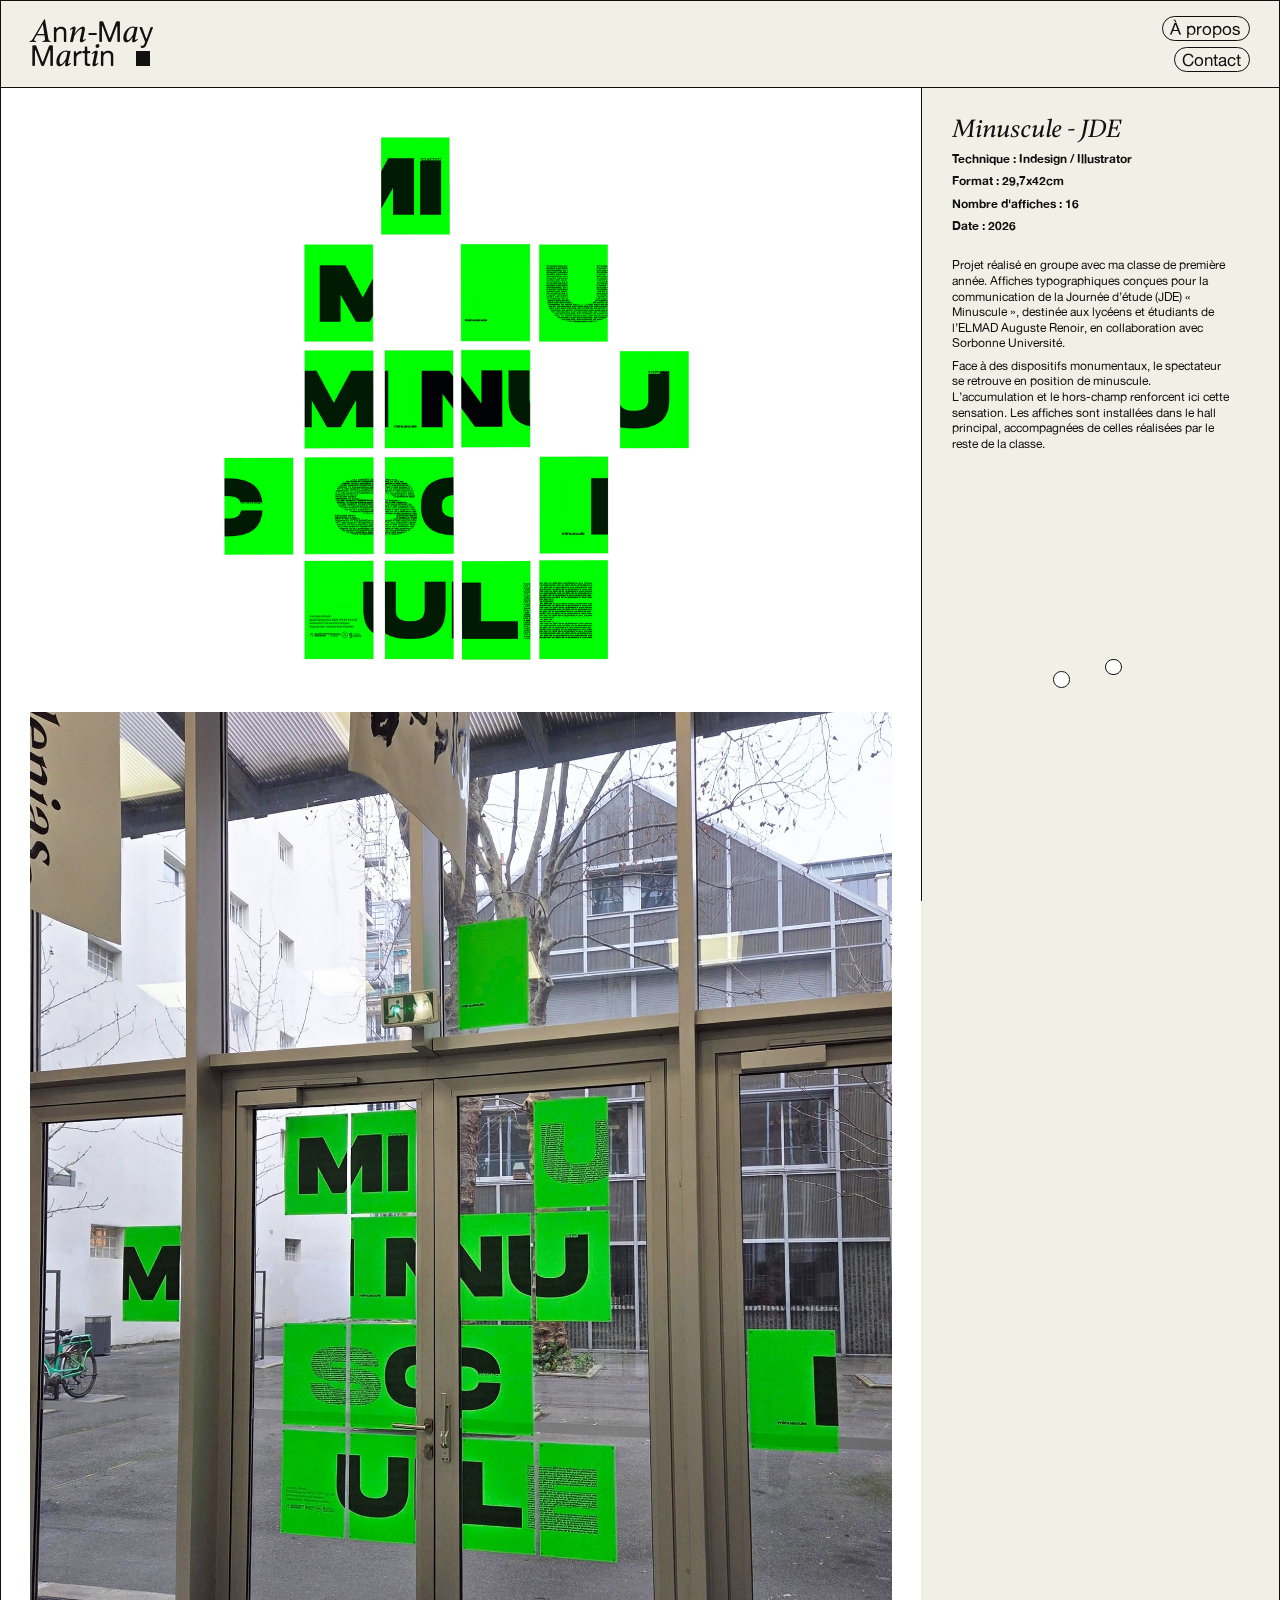
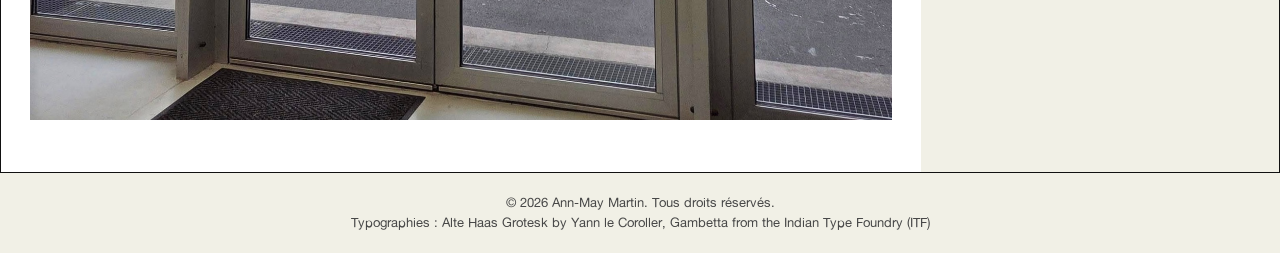
<file: jde.html>
<!DOCTYPE html>
<html lang="fr">

<head>
    <meta charset="UTF-8">
    <meta name="viewport" content="width=device-width, initial-scale=1.0">
    <title>Minuscule – Ann-May Martin</title>
    <link rel="icon" type="image/png" href="images/rond.png">
    <link rel="stylesheet" href="style.css">
</head>

<body>
    <div class="page" id="top">

        <header>
            <div class="logo">
                <h1 class="nom">
                    <a href="index.html" aria-label="Ann-May Martin, accueil"><span class="v">A</span>n<span
                            class="v">n</span>-M<span class="v">a</span>y<br>M<span class="v">a</span>rt<span
                            class="v">i</span>n</a> <a class="square" href="index.html" aria-label="Revenir à la page d'entrée"></a>
                </h1>
            </div>

            <nav>
                <div class="nav-item">
                    <button class="pill" type="button" aria-expanded="false" aria-controls="popup-apropos">À
                        propos</button>
                    <div class="popup" id="popup-apropos" hidden>
                        <button class="popup__close" type="button" aria-label="Fermer"></button>
                        <p>Étudiante en DN MADE Graphisme à l'ELMAD Auguste Renoir, je suis passionnée par l'édition et
                            les narrations visuelles.</p>
                        <p>Cette année, dans le cadre de mes études, je suis à la recherche d’un stage d’une durée de 3 mois sur la période de Avril à Juin 2027.</p>
                    </div>
                </div>

                <div class="nav-item">
                    <button class="pill" type="button" aria-expanded="false"
                        aria-controls="popup-contact">Contact</button>
                    <div class="popup" id="popup-contact" hidden>
                        <button class="popup__close" type="button" aria-label="Fermer"></button>
                        <p><a href="mailto:annmaymartin@gmail.com">annmaymartin@gmail.com</a></p>
                        <p><a href="https://www.instagram.com/sego_am/" target="_blank" rel="noopener">ig : @sego_am</a>
                        </p>
                        <p><a href="cv/AnnMay_Martin_CV.pdf" target="_blank" rel="noopener"><strong>CV</strong></a></p>
                    </div>
                </div>
            </nav>
        </header>

        <div class="layout">

            <main>
                <section class="slider" data-slider aria-label="Photos du projet Minuscule">
                    <img class="slide is-active" src="images/jde/jde_3.jpg" alt="minuscule, photo 1">
                    <img class="slide" src="images/jde/jde_7.jpg" alt="minuscule, photo 2">
                    <img class="slide" src="images/jde/jde_8.png" alt="minuscule, photo 3">
                    <img class="slide" src="images/jde/jde_9.png" alt="minuscule, photo 4">

                    <button class="slider__btn slider__btn--prev" aria-label="Photo précédente"></button>
                    <button class="slider__btn slider__btn--next" aria-label="Photo suivante"></button>
                </section>

                <div class="band">
                    <img src="images/jde/jde_6.jpg" alt="minuscule, aperçu des pages">
                </div>
            </main>
            <aside>
                <div class="info-text">
                    <h2 class="project-title">Minuscule - JDE</h2>
                    <p><strong>Technique : Indesign / Illustrator</strong></p>
                    <p><strong>Format : 29,7x42cm</strong></p>
                    <p><strong>Nombre d'affiches : 16 </strong></p>
                    <p><strong>Date : 2026</strong></p>

                    <p class="gap">Projet réalisé en groupe avec ma classe de première année. 
                        Affiches typographiques conçues pour la communication de la Journée d’étude (JDE) « Minuscule », destinée aux lycéens et étudiants de l’ELMAD Auguste Renoir, en collaboration avec Sorbonne Université.</p> 
                        <p>Face à des dispositifs monumentaux, le spectateur se retrouve en position de minuscule. L’accumulation et le hors-champ renforcent ici cette sensation. Les affiches sont installées dans le hall principal, accompagnées de celles réalisées par le reste de la classe.</p>
                </div>
            </aside>
        </div>

    </div>

    <div class="cursor" aria-hidden="true"></div>
    <script src="script.js"></script>

    <footer class="site-footer">
        <p>&copy; 2026 Ann-May Martin. Tous droits réservés.</p>
        <p>Typographies : Alte Haas Grotesk by Yann le Coroller, Gambetta from the Indian Type Foundry (ITF)</p>
    </footer>
</body>

</html>
</file>
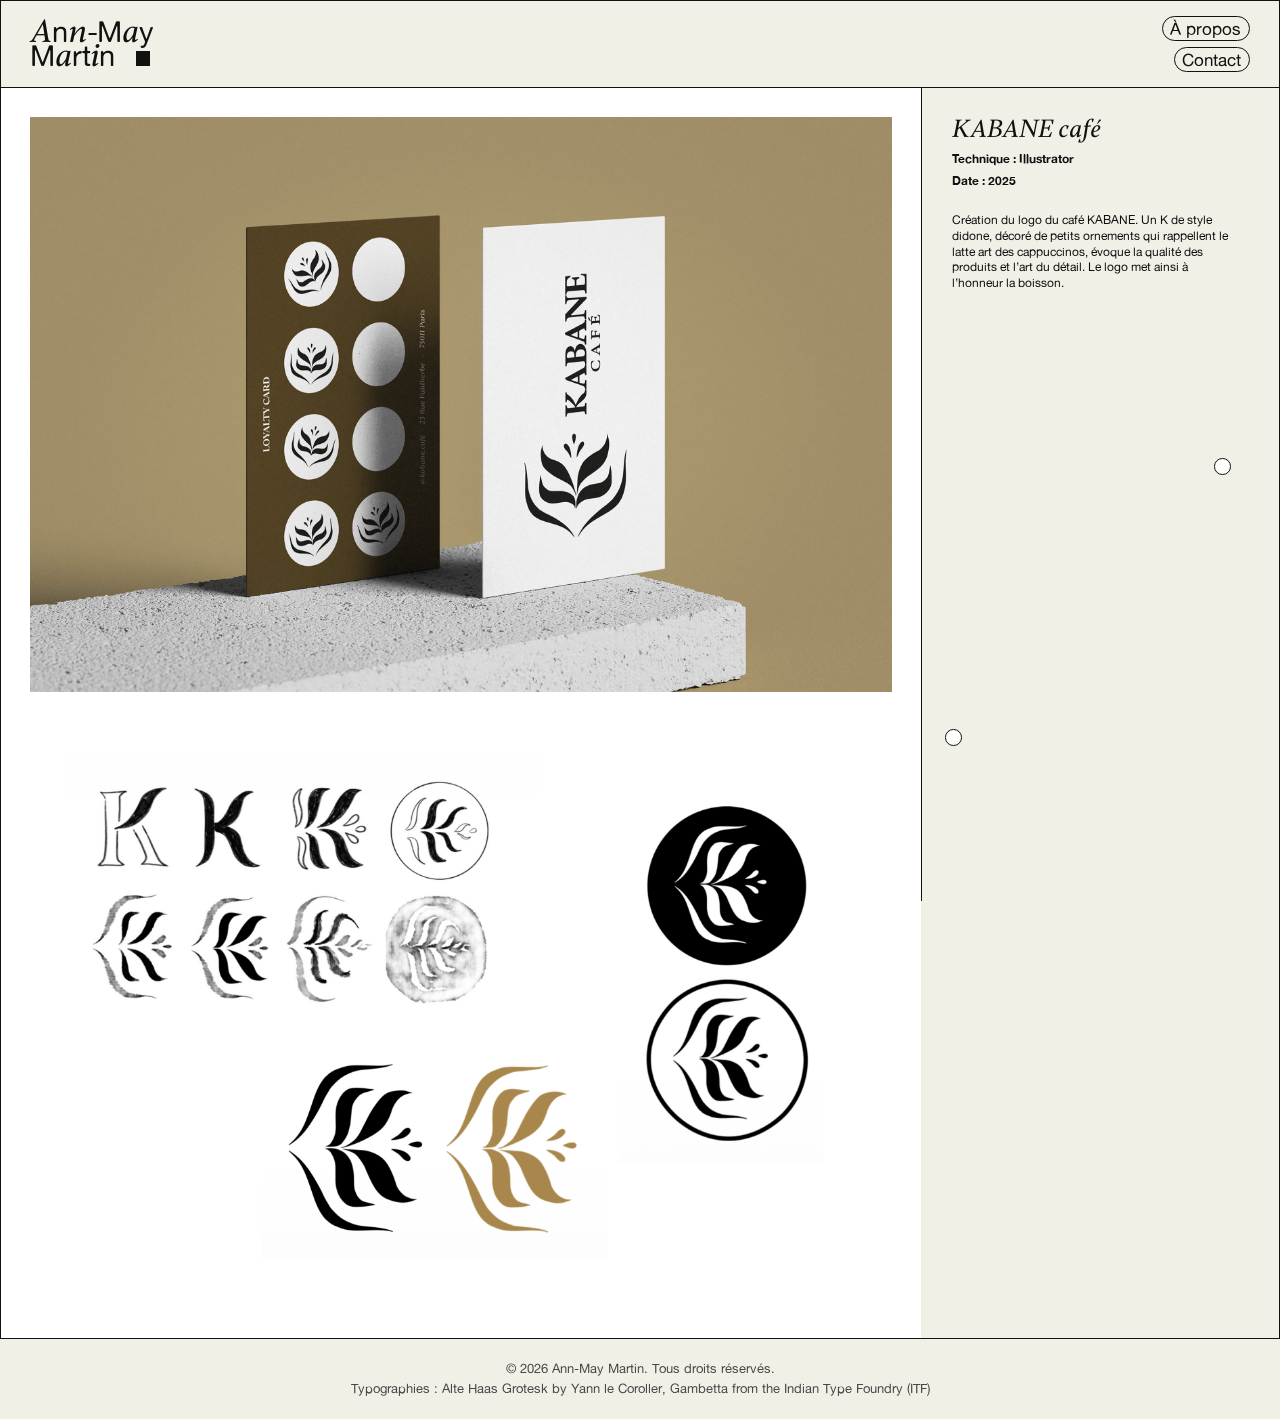
<file: kabane.html>
<!DOCTYPE html>
<html lang="fr">

<head>
    <meta charset="UTF-8">
    <meta name="viewport" content="width=device-width, initial-scale=1.0">
    <title>KABANE café – Ann-May Martin</title>
    <link rel="icon" type="image/png" href="images/rond.png">
    <link rel="stylesheet" href="style.css">
</head>

<body>
    <div class="page" id="top">

        <header>
            <div class="logo">
                <h1 class="nom">
                    <a href="index.html" aria-label="Ann-May Martin, accueil"><span class="v">A</span>n<span
                            class="v">n</span>-M<span class="v">a</span>y<br>M<span class="v">a</span>rt<span
                            class="v">i</span>n</a> <a class="square" href="index.html" aria-label="Revenir à la page d'entrée"></a>
                </h1>
            </div>

            <nav>
                <div class="nav-item">
                    <button class="pill" type="button" aria-expanded="false" aria-controls="popup-apropos">À
                        propos</button>
                    <div class="popup" id="popup-apropos" hidden>
                        <button class="popup__close" type="button" aria-label="Fermer"></button>
                        <p>Étudiante en DN MADE Graphisme à l'ELMAD Auguste Renoir, je suis passionnée par l'édition et
                            les narrations visuelles.</p>
                        <p>Cette année, dans le cadre de mes études, je suis à la recherche d’un stage d’une durée de 3 mois sur la période de Avril à Juin 2027.</p>
                    </div>
                </div>

                <div class="nav-item">
                    <button class="pill" type="button" aria-expanded="false"
                        aria-controls="popup-contact">Contact</button>
                    <div class="popup" id="popup-contact" hidden>
                        <button class="popup__close" type="button" aria-label="Fermer"></button>
                        <p><a href="mailto:annmaymartin@gmail.com">annmaymartin@gmail.com</a></p>
                        <p><a href="https://www.instagram.com/sego_am/" target="_blank" rel="noopener">ig : @sego_am</a>
                        </p>
                        <p><a href="cv/AnnMay_Martin_CV.pdf" target="_blank" rel="noopener"><strong>CV</strong></a></p>
                    </div>
                </div>
            </nav>
        </header>

        <div class="layout">

            <main>
                <section class="slider" data-slider aria-label="Photos du projet Kabane">
                    <img class="slide is-active" src="images/kabane/kab_1.jpg" alt="Kabane, photo 1">
                    <img class="slide" src="images/kabane/kab_9.jpg" alt="Kabane, photo 2">
                    <img class="slide" src="images/kabane/kab_2.jpg" alt="Kabane, photo 2">

                    <button class="slider__btn slider__btn--prev" aria-label="Photo précédente"></button>
                    <button class="slider__btn slider__btn--next" aria-label="Photo suivante"></button>
                </section>

                <div class="band"></div>

                <section class="slider" data-slider aria-label="Photos du projet Kabane">
                    <img class="slide is-active" src="images/kabane/kab_12.jpg" alt="KabaneB, photo 1">
                    <img class="slide" src="images/kabane/kab_10.jpg" alt="KabaneB, photo 2">
                    <img class="slide" src="images/kabane/kab_11.jpg" alt="KabaneB, photo 3">
                    <img class="slide" src="images/kabane/kab_8.jpg" alt="KabaneB, photo 4">

                    <button class="slider__btn slider__btn--prev" aria-label="Photo précédente"></button>
                    <button class="slider__btn slider__btn--next" aria-label="Photo suivante"></button>
                </section>
            </main>
            <aside>
                <div class="info-text">
                    <h2 class="project-title">KABANE café</h2>
                    <p><strong>Technique : Illustrator</strong></p>
                    <p><strong>Date : 2025</strong></p>

                    <p class="gap">Création du logo du café KABANE. Un K de style didone, décoré de petits ornements qui rappellent le latte art des cappuccinos, évoque la qualité des produits et l’art du détail. Le logo met ainsi à l’honneur la boisson.</p>
                </div>
            </aside>
        </div>

    </div>

    <div class="cursor" aria-hidden="true"></div>
    <script src="script.js"></script>

    <footer class="site-footer">
        <p>&copy; 2026 Ann-May Martin. Tous droits réservés.</p>
        <p>Typographies : Alte Haas Grotesk by Yann le Coroller, Gambetta from the Indian Type Foundry (ITF)</p>
    </footer>
</body>

</html>
</file>
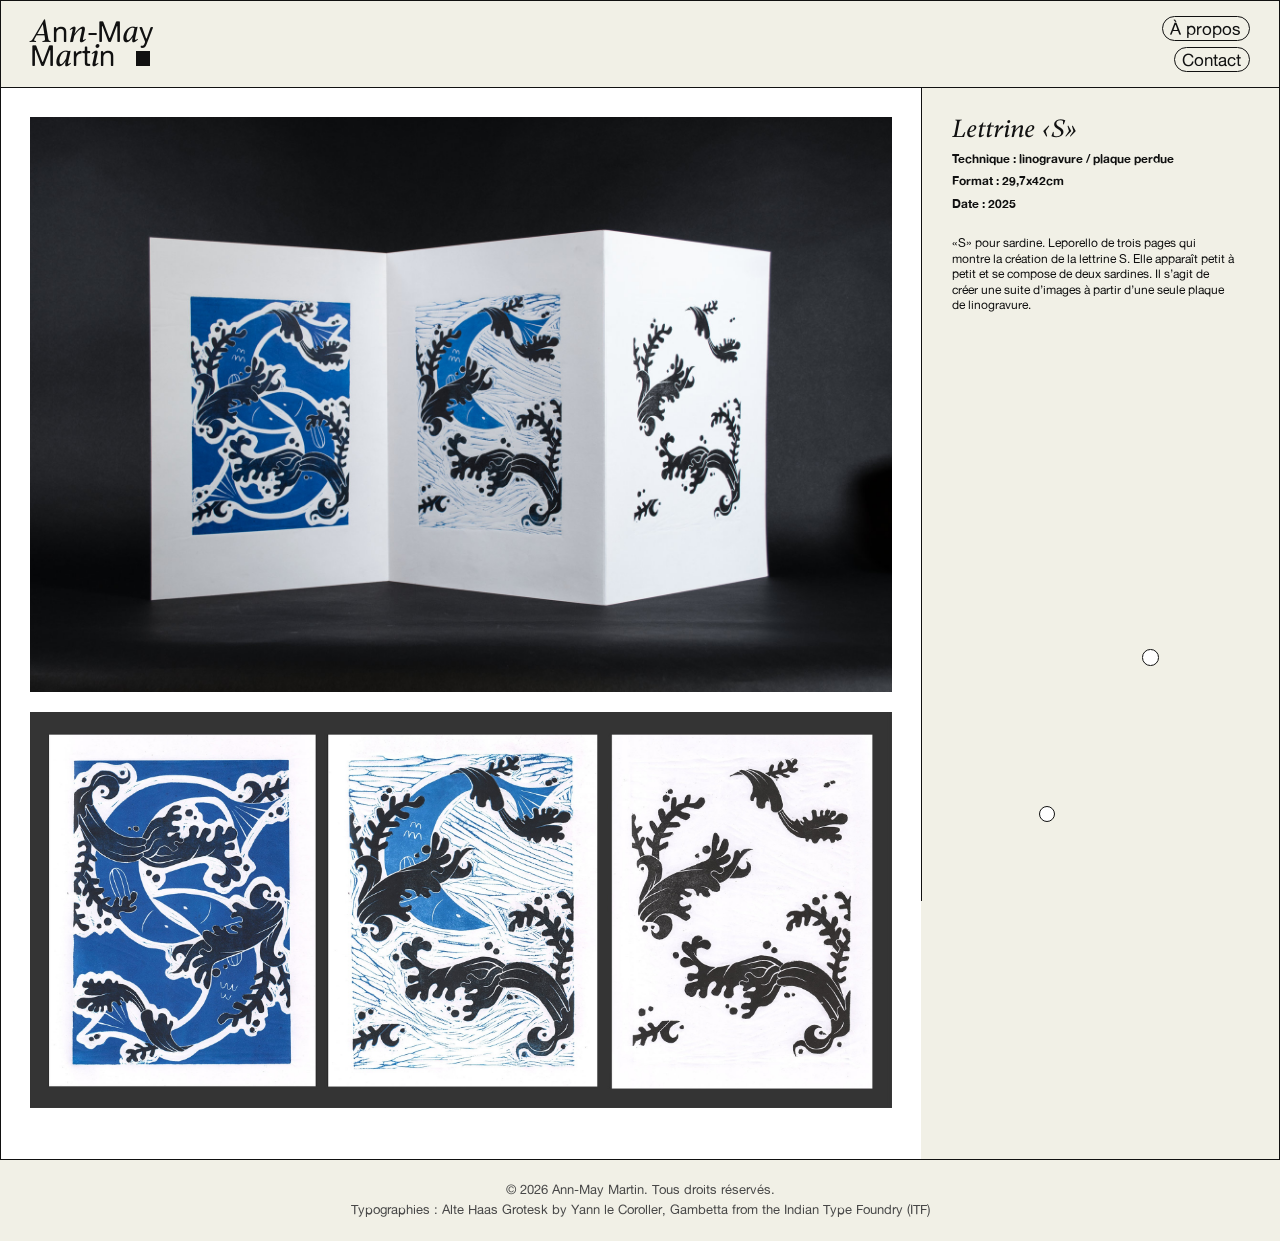
<file: lettrine.html>
<!DOCTYPE html>
<html lang="fr">

<head>
    <meta charset="UTF-8">
    <meta name="viewport" content="width=device-width, initial-scale=1.0">
    <title>Lettrine S – Ann-May Martin</title>
    <link rel="icon" type="image/png" href="images/rond.png">
    <link rel="stylesheet" href="style.css">
</head>

<body>
    <div class="page" id="top">

        <header>
            <div class="logo">
                <h1 class="nom">
                    <a href="index.html" aria-label="Ann-May Martin, accueil"><span class="v">A</span>n<span
                            class="v">n</span>-M<span class="v">a</span>y<br>M<span class="v">a</span>rt<span
                            class="v">i</span>n</a> <a class="square" href="index.html" aria-label="Revenir à la page d'entrée"></a>
                </h1>
            </div>

            <nav>
                <div class="nav-item">
                    <button class="pill" type="button" aria-expanded="false" aria-controls="popup-apropos">À
                        propos</button>
                    <div class="popup" id="popup-apropos" hidden>
                        <button class="popup__close" type="button" aria-label="Fermer"></button>
                        <p>Étudiante en DN MADE Graphisme à l'ELMAD Auguste Renoir, je suis passionnée par l'édition et
                            les narrations visuelles.</p>
                        <p>Cette année, dans le cadre de mes études, je suis à la recherche d’un stage d’une durée de 3 mois sur la période de Avril à Juin 2027.</p>
                    </div>
                </div>

                <div class="nav-item">
                    <button class="pill" type="button" aria-expanded="false"
                        aria-controls="popup-contact">Contact</button>
                    <div class="popup" id="popup-contact" hidden>
                        <button class="popup__close" type="button" aria-label="Fermer"></button>
                        <p><a href="mailto:annmaymartin@gmail.com">annmaymartin@gmail.com</a></p>
                        <p><a href="https://www.instagram.com/sego_am/" target="_blank" rel="noopener">ig : @sego_am</a>
                        </p>
                        <p><a href="cv/AnnMay_Martin_CV.pdf" target="_blank" rel="noopener"><strong>CV</strong></a></p>
                    </div>
                </div>
            </nav>
        </header>

        <div class="layout">

            <main>
                <section class="slider" data-slider aria-label="Photos du projet lettrine">
                    <img class="slide is-active" src="images/lettrine/lett2.jpg" alt="lettrine, photo 1">
                    <img class="slide" src="images/lettrine/lett1.jpg" alt="lettrine, photo 2">
                    <img class="slide" src="images/lettrine/lett3.jpg" alt="lettrine, photo 3">
                    <button class="slider__btn slider__btn--prev" aria-label="Photo précédente"></button>
                    <button class="slider__btn slider__btn--next" aria-label="Photo suivante"></button>
                </section>

                <div class="band">
                    <img src="images/lettrine/lett7.jpg" alt="lettrine, aperçu des pages">
                </div>
            </main>
            <aside>
                <div class="info-text">
                    <h2 class="project-title">Lettrine «S»</h2>
                    <p><strong>Technique : linogravure / plaque perdue</strong></p>
                    <p><strong>Format : 29,7x42cm</strong></p>
                    <p><strong>Date : 2025</strong></p>

                    <p class="gap">«S» pour sardine.
                    Leporello de trois pages qui montre la création de la lettrine S. Elle apparaît petit à petit et se compose de deux sardines. Il s’agit de créer une suite d’images à partir d’une seule plaque de linogravure.</p>
                </div>
            </aside>
        </div>

    </div>

    <div class="cursor" aria-hidden="true"></div>
    <script src="script.js"></script>

    <footer class="site-footer">
        <p>&copy; 2026 Ann-May Martin. Tous droits réservés.</p>
        <p>Typographies : Alte Haas Grotesk by Yann le Coroller, Gambetta from the Indian Type Foundry (ITF)</p>
    </footer>
</body>

</html>
</file>
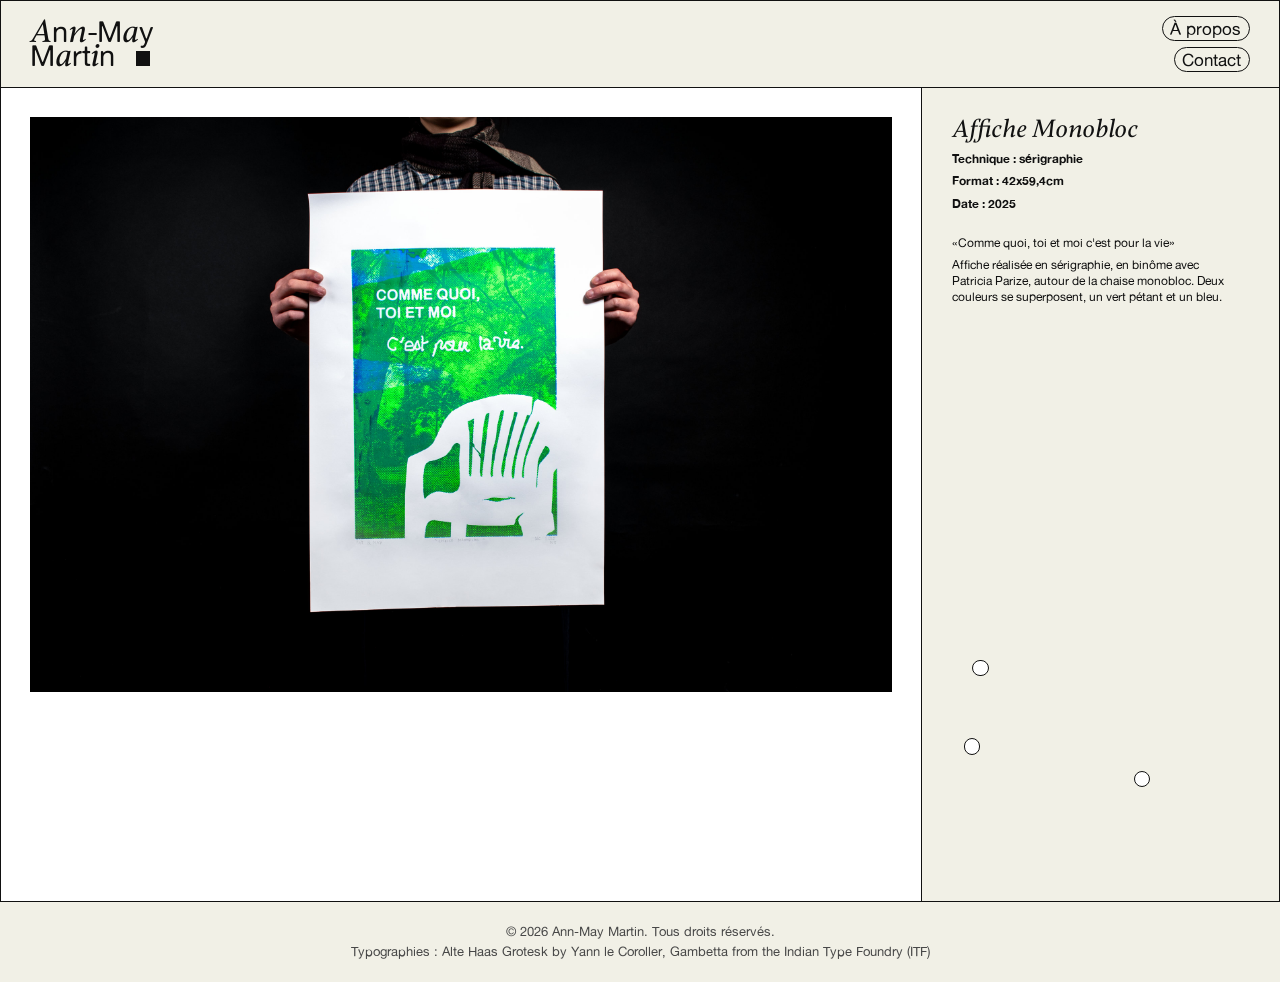
<file: monobloc.html>
<!DOCTYPE html>
<html lang="fr">

<head>
    <meta charset="UTF-8">
    <meta name="viewport" content="width=device-width, initial-scale=1.0">
    <title>Affiche Monobloc – Ann-May Martin</title>
    <link rel="icon" type="image/png" href="images/rond.png">
    <link rel="stylesheet" href="style.css">
</head>

<body>
    <div class="page" id="top">

        <header>
            <div class="logo">
                <h1 class="nom">
                    <a href="index.html" aria-label="Ann-May Martin, accueil"><span class="v">A</span>n<span
                            class="v">n</span>-M<span class="v">a</span>y<br>M<span class="v">a</span>rt<span
                            class="v">i</span>n</a> <a class="square" href="index.html" aria-label="Revenir à la page d'entrée"></a>
                </h1>
            </div>

            <nav>
                <div class="nav-item">
                    <button class="pill" type="button" aria-expanded="false" aria-controls="popup-apropos">À
                        propos</button>
                    <div class="popup" id="popup-apropos" hidden>
                        <button class="popup__close" type="button" aria-label="Fermer"></button>
                        <p>Étudiante en DN MADE Graphisme à l'ELMAD Auguste Renoir, je suis passionnée par l'édition et
                            les narrations visuelles.</p>
                        <p>Cette année, dans le cadre de mes études, je suis à la recherche d’un stage d’une durée de 3 mois sur la période de Avril à Juin 2027.</p>
                    </div>
                </div>

                <div class="nav-item">
                    <button class="pill" type="button" aria-expanded="false"
                        aria-controls="popup-contact">Contact</button>
                    <div class="popup" id="popup-contact" hidden>
                        <button class="popup__close" type="button" aria-label="Fermer"></button>
                        <p><a href="mailto:annmaymartin@gmail.com">annmaymartin@gmail.com</a></p>
                        <p><a href="https://www.instagram.com/sego_am/" target="_blank" rel="noopener">ig : @sego_am</a></p>
                        <p><a href="cv/AnnMay_Martin_CV.pdf" target="_blank" rel="noopener"><strong>CV</strong></a></p>
                    </div>
                </div>
            </nav>
        </header>

        <div class="layout">

            <main>
                <section class="slider" data-slider aria-label="Photos du projet Affiche Monobloc">
                    <img class="slide is-active" src="images/monobloc/seri_1.jpg" alt="Monobloc, photo 1">
                    <img class="slide" src="images/monobloc/seri_3.jpg" alt="Monobloc, photo 2">
                    <img class="slide" src="images/monobloc/seri_2.jpg" alt="Monobloc, photo 3">

                    <button class="slider__btn slider__btn--prev" aria-label="Photo précédente"></button>
                    <button class="slider__btn slider__btn--next" aria-label="Photo suivante"></button>
                </section>
            </main>
            <aside>
                <div class="info-text">
                    <h2 class="project-title">Affiche Monobloc</h2>
                    <p><strong>Technique : sérigraphie</strong></p>
                    <p><strong>Format : 42x59,4cm</strong></p>
                    <p><strong>Date : 2025</strong></p>
                    
                    <p class="gap">«Comme quoi, toi et moi c'est pour la vie»</p>
                    <p>Affiche réalisée en sérigraphie, en binôme avec Patricia Parize, autour de la chaise monobloc. Deux couleurs se superposent, un vert pétant et un bleu.</p>
                </div>
            </aside>
        </div>

    </div>

    <div class="cursor" aria-hidden="true"></div>
    <script src="script.js"></script>

    <footer class="site-footer">
        <p>&copy; 2026 Ann-May Martin. Tous droits réservés.</p>
        <p>Typographies : Alte Haas Grotesk by Yann le Coroller, Gambetta from the Indian Type Foundry (ITF)</p>
    </footer>
</body>

</html>
</file>
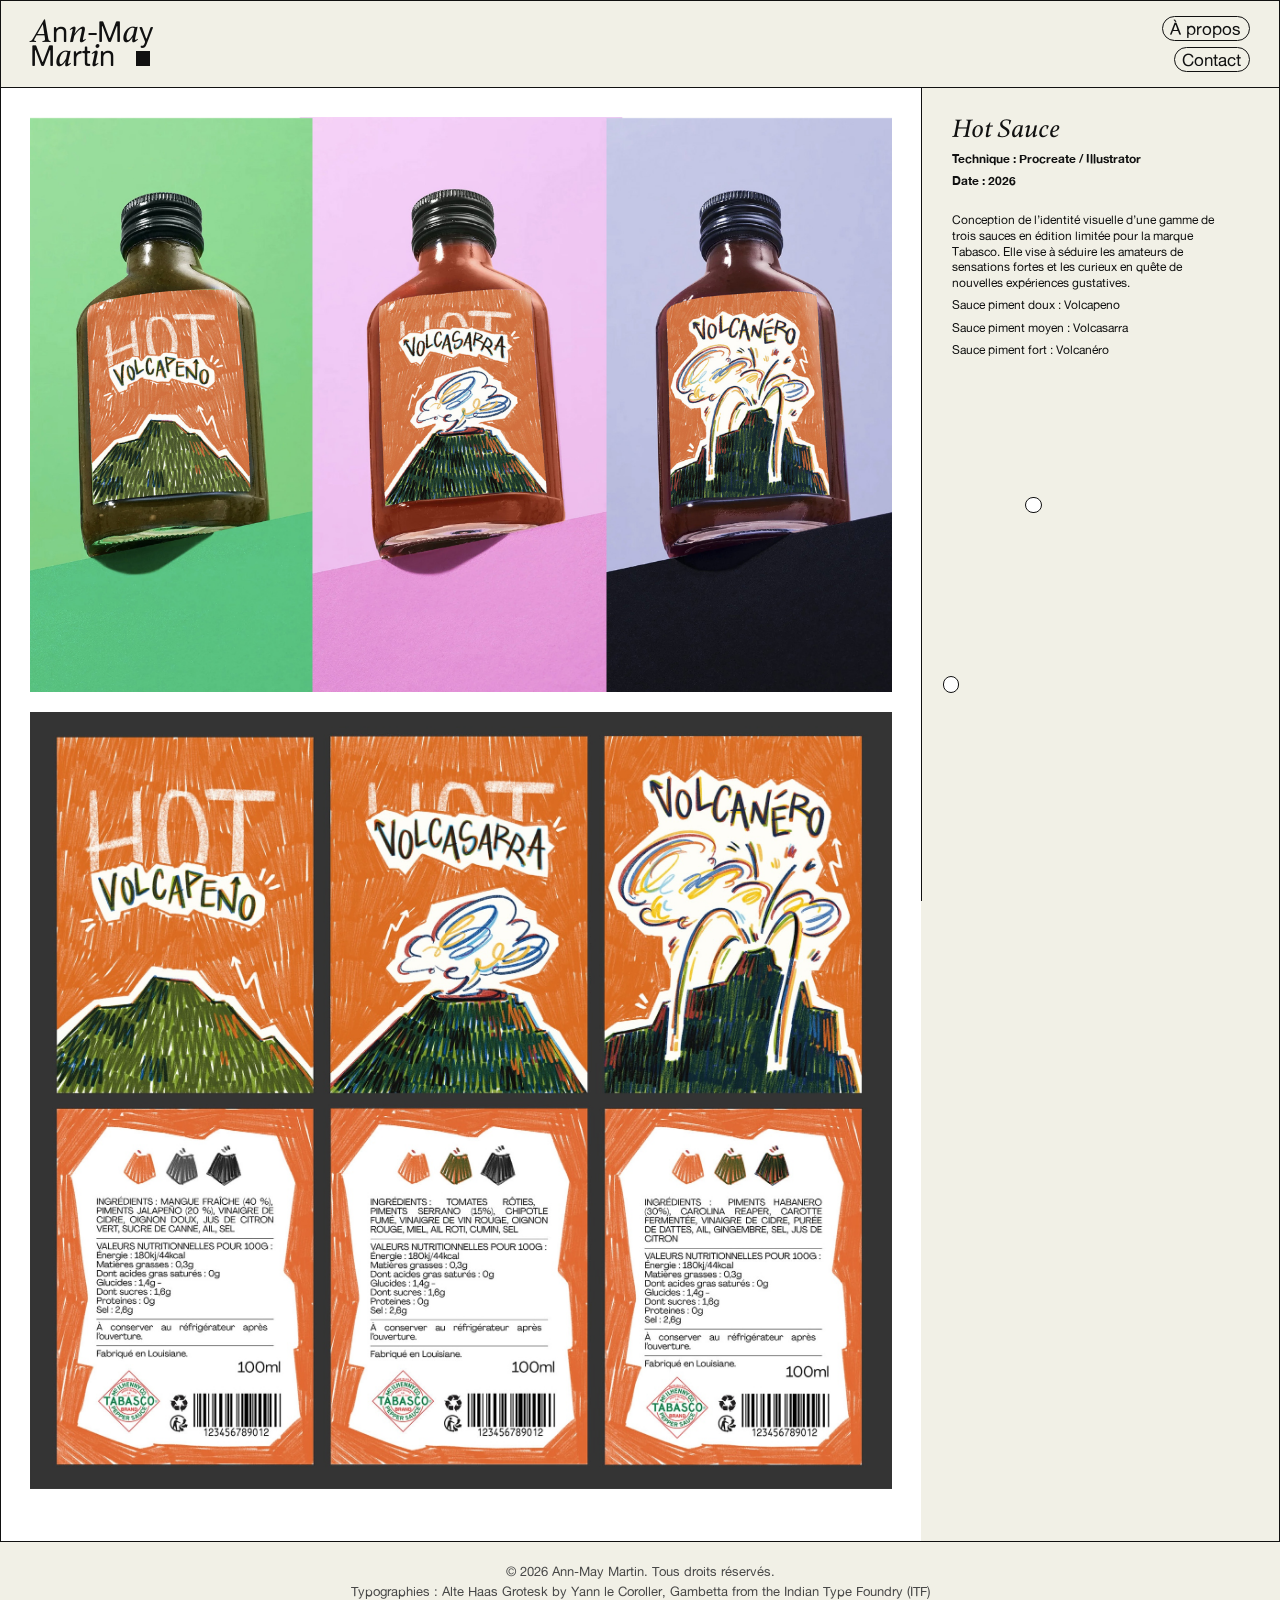
<file: sauce.html>
<!DOCTYPE html>
<html lang="fr">

<head>
    <meta charset="UTF-8">
    <meta name="viewport" content="width=device-width, initial-scale=1.0">
    <title>HOT SAUCE – Ann-May Martin</title>
    <link rel="icon" type="image/png" href="images/rond.png">
    <link rel="stylesheet" href="style.css">
</head>

<body>
    <div class="page" id="top">

        <header>
            <div class="logo">
                <h1 class="nom">
                    <a href="index.html" aria-label="Ann-May Martin, accueil"><span class="v">A</span>n<span
                            class="v">n</span>-M<span class="v">a</span>y<br>M<span class="v">a</span>rt<span
                            class="v">i</span>n</a> <a class="square" href="index.html" aria-label="Revenir à la page d'entrée"></a>
                </h1>
            </div>

            <nav>
                <div class="nav-item">
                    <button class="pill" type="button" aria-expanded="false" aria-controls="popup-apropos">À
                        propos</button>
                    <div class="popup" id="popup-apropos" hidden>
                        <button class="popup__close" type="button" aria-label="Fermer"></button>
                        <p>Étudiante en DN MADE Graphisme à l'ELMAD Auguste Renoir, je suis passionnée par l'édition et
                            les narrations visuelles.</p>
                        <p>Cette année, dans le cadre de mes études, je suis à la recherche d’un stage d’une durée de 3 mois sur la période de Avril à Juin 2027.</p>
                    </div>
                </div>

                <div class="nav-item">
                    <button class="pill" type="button" aria-expanded="false"
                        aria-controls="popup-contact">Contact</button>
                    <div class="popup" id="popup-contact" hidden>
                        <button class="popup__close" type="button" aria-label="Fermer"></button>
                        <p><a href="mailto:annmaymartin@gmail.com">annmaymartin@gmail.com</a></p>
                        <p><a href="https://www.instagram.com/sego_am/" target="_blank" rel="noopener">ig : @sego_am</a>
                        </p>
                        <p><a href="cv/AnnMay_Martin_CV.pdf" target="_blank" rel="noopener"><strong>CV</strong></a></p>
                    </div>
                </div>
            </nav>
        </header>

        <div class="layout">

            <main>
                <section class="slider" data-slider aria-label="Photos du projet Hot Sauce">
                    <img class="slide is-active" src="images/sauce/sauce_14.jpg" alt="hotsauce, photo 1">
                    <img class="slide" src="images/sauce/sauce_2.jpg" alt="hotsauce, photo 2">
                    <img class="slide" src="images/sauce/sauce_1.jpg" alt="hotsauce, photo 3">
                    <img class="slide" src="images/sauce/sauce_3.jpg" alt="hotsauce, photo 3">

                    <button class="slider__btn slider__btn--prev" aria-label="Photo précédente"></button>
                    <button class="slider__btn slider__btn--next" aria-label="Photo suivante"></button>
                </section>

                <div class="band">
                    <img src="images/sauce/sauce_13.jpg" alt="sauce, aperçu des pages">
                </div>
            </main>
            <aside>
                <div class="info-text">
                    <h2 class="project-title">Hot Sauce</h2>
                    <p><strong>Technique : Procreate / Illustrator</strong></p>
                    <p><strong>Date : 2026</strong></p>

                    <p class="gap">Conception de l’identité visuelle d’une gamme de trois sauces en édition limitée pour la marque Tabasco. Elle vise à séduire les amateurs de sensations fortes et les curieux en quête de nouvelles expériences gustatives.</p>
                    <p>Sauce piment doux : Volcapeno</p> 
                    <p>Sauce piment moyen : Volcasarra</p> 
                    <p>Sauce piment fort : Volcanéro</p>
                </div>
            </aside>
        </div>

    </div>

    <div class="cursor" aria-hidden="true"></div>
    <script src="script.js"></script>

    <footer class="site-footer">
        <p>&copy; 2026 Ann-May Martin. Tous droits réservés.</p>
        <p>Typographies : Alte Haas Grotesk by Yann le Coroller, Gambetta from the Indian Type Foundry (ITF)</p>
    </footer>
</body>

</html>
</file>
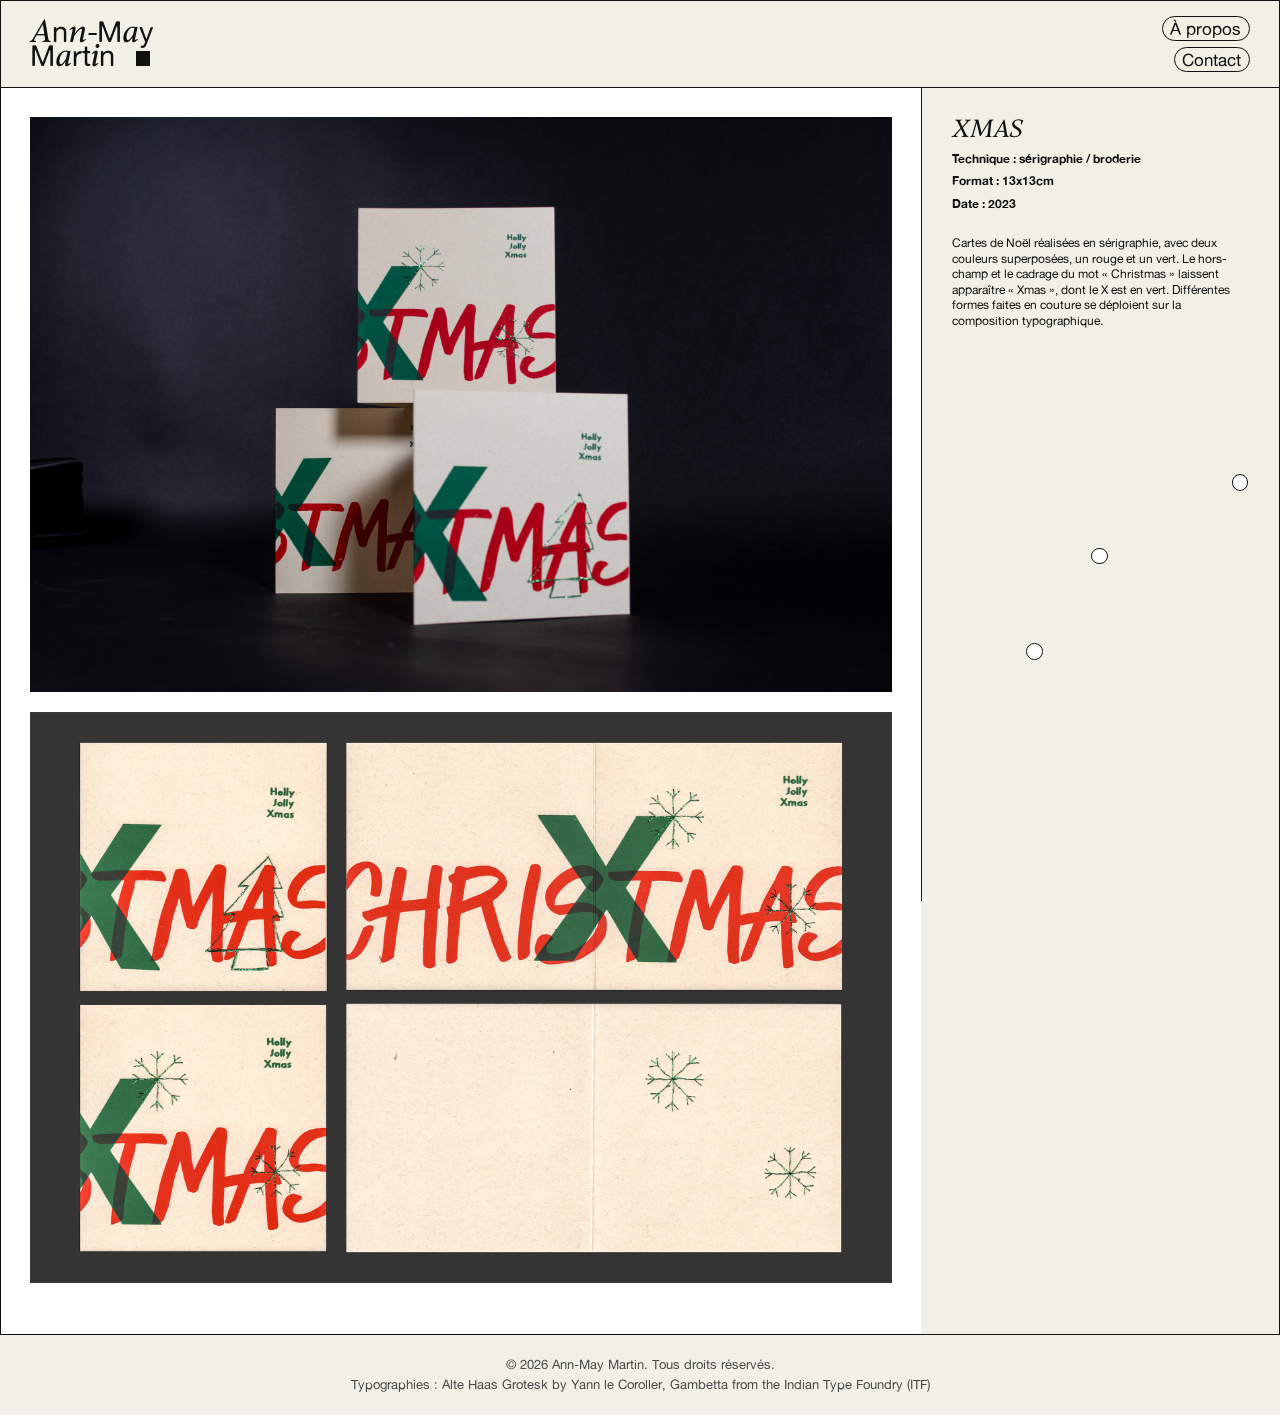
<file: xmas.html>
<!DOCTYPE html>
<html lang="fr">

<head>
    <meta charset="UTF-8">
    <meta name="viewport" content="width=device-width, initial-scale=1.0">
    <title>XMAS – Ann-May Martin</title>
    <link rel="icon" type="image/png" href="images/rond.png">
    <link rel="stylesheet" href="style.css">
</head>

<body>
    <div class="page" id="top">

        <header>
            <div class="logo">
                <h1 class="nom">
                    <a href="index.html" aria-label="Ann-May Martin, accueil"><span class="v">A</span>n<span
                            class="v">n</span>-M<span class="v">a</span>y<br>M<span class="v">a</span>rt<span
                            class="v">i</span>n</a> <a class="square" href="index.html" aria-label="Revenir à la page d'entrée"></a>
                </h1>
            </div>

            <nav>
                <div class="nav-item">
                    <button class="pill" type="button" aria-expanded="false" aria-controls="popup-apropos">À
                        propos</button>
                    <div class="popup" id="popup-apropos" hidden>
                        <button class="popup__close" type="button" aria-label="Fermer"></button>
                        <p>Étudiante en DN MADE Graphisme à l'ELMAD Auguste Renoir, je suis passionnée par l'édition et
                            les narrations visuelles.</p>
                        <p>Cette année, dans le cadre de mes études, je suis à la recherche d’un stage d’une durée de 3 mois sur la période de Avril à Juin 2027.</p>
                    </div>
                </div>

                <div class="nav-item">
                    <button class="pill" type="button" aria-expanded="false"
                        aria-controls="popup-contact">Contact</button>
                    <div class="popup" id="popup-contact" hidden>
                        <button class="popup__close" type="button" aria-label="Fermer"></button>
                        <p><a href="mailto:annmaymartin@gmail.com">annmaymartin@gmail.com</a></p>
                        <p><a href="https://www.instagram.com/sego_am/" target="_blank" rel="noopener">ig : @sego_am</a>
                        </p>
                        <p><a href="cv/AnnMay_Martin_CV.pdf" target="_blank" rel="noopener"><strong>CV</strong></a></p>
                    </div>
                </div>
            </nav>
        </header>

        <div class="layout">

            <main>
                <section class="slider" data-slider aria-label="Photos du projet Xmas">
                    <img class="slide is-active" src="images/xmas/xmas_1.jpg" alt="xmas, photo 1">
                    <img class="slide" src="images/xmas/xmas_15.jpg" alt="xmas, photo 2">
                    <img class="slide" src="images/xmas/xmas_3.jpg" alt="xmas, photo 3">
                    <img class="slide" src="images/xmas/xmas_5.jpg" alt="xmas, photo 4">

                    <button class="slider__btn slider__btn--prev" aria-label="Photo précédente"></button>
                    <button class="slider__btn slider__btn--next" aria-label="Photo suivante"></button>
                </section>

                <div class="band">
                    <img src="images/xmas/xmas_14.jpg" alt="xmas, aperçu des pages">
                </div>
            </main>
            <aside>
                <div class="info-text">
                    <h2 class="project-title">XMAS</h2>
                    <p><strong>Technique : sérigraphie / broderie</strong></p>
                    <p><strong>Format : 13x13cm</strong></p>
                    <p><strong>Date : 2023</strong></p>

                    <p class="gap">Cartes de Noël réalisées en sérigraphie, avec deux couleurs superposées, un rouge et un vert. Le hors-champ et le cadrage du mot « Christmas » laissent apparaître « Xmas », dont le X est en vert. Différentes formes faites en couture se déploient sur la composition typographique.</p>
                </div>
            </aside>
        </div>

    </div>

    <div class="cursor" aria-hidden="true"></div>
    <script src="script.js"></script>

    <footer class="site-footer">
        <p>&copy; 2026 Ann-May Martin. Tous droits réservés.</p>
        <p>Typographies : Alte Haas Grotesk by Yann le Coroller, Gambetta from the Indian Type Foundry (ITF)</p>
    </footer>
</body>

</html>
</file>
<file: style.css>
@font-face {
    font-family: "AlteHaasGrotesk";
    src: url("font/AlteHaasGroteskRegular.ttf") format("truetype");
    font-display: swap;
}

@font-face {
    font-family: "AlteHaasGrotesk";
    src: url("font/AlteHaasGroteskBold.ttf") format("truetype");
    font-weight: 700;
    font-display: swap;
}

@font-face {
    font-family: "Gambetta";
    src: url("font/Gambetta-MediumItalic.otf") format("opentype");
    font-style: italic;
    font-display: swap;
}

:root {
    --bg: #F1F0E6;
    --white: #FFFFFF;
    --ink: #111111;
    --line: 1.5px solid var(--ink);
    --font-sans: "AlteHaasGrotesk", "Helvetica Neue", Arial, sans-serif;
    --font-serif: "Gambetta", Georgia, serif;

    --header-h: clamp(76px, 6.8vw, 128px);
    --side: clamp(16px, 2.3vw, 42px);
    --gap: clamp(12px, 1.6vw, 28px);
    --dot-size: clamp(12px, 1.3vw, 22px);
    --gs: 1.13;
    --ratio: 1 / 1;
    --slide-ratio: 3 / 2;
}

*,
*::before,
*::after {
    box-sizing: border-box;
}

html {
    scroll-behavior: smooth;
    scroll-padding-top: var(--header-h);
}

body {
    margin: 0;
    background: var(--bg);
    color: var(--ink);
    font-family: var(--font-sans);
    overflow-x: clip;
}

a {
    color: inherit;
    text-decoration: none;
}

p {
    margin: 0;
}

img {
    display: block;
    width: 100%;
    height: 100%;
    object-fit: cover;
}

:focus-visible {
    outline: 2px solid var(--ink);
    outline-offset: 3px;
}

.page {
    max-width: 1920px;
    margin: 0 auto;
    border: var(--line);
}

header {
    position: sticky;
    top: 0;
    z-index: 10;
    height: var(--header-h);
    display: flex;
    align-items: center;
    justify-content: space-between;
    padding: 0 var(--side);
    background: var(--bg);
    border-bottom: var(--line);
}

h1 {
    margin: 0;
    font-family: var(--font-sans);
    font-weight: 400;
    font-size: clamp(1.35rem, 2.3vw, 2.6rem);
    line-height: .82;
    letter-spacing: -.01em;
}

.nom .l,
.nom .v {
    line-height: 0;
}

.v {
    font-family: var(--font-serif);
    font-style: italic;
    font-weight: 500;
    font-size: calc(1em * var(--gs));
}

.nom .line--serif .l {
    font-size: calc(1em * var(--gs));
}

.nom .l:hover {
    font-family: var(--font-serif);
    font-style: italic;
    font-weight: 500;
    font-size: calc(1em * var(--gs));
}

.nom .v:hover,
.nom .line--serif .l:hover {
    font-family: var(--font-sans);
    font-style: normal;
    font-weight: 400;
    font-size: 1em;
}

.square {
    transition: transform .25s ease;
}

.square:hover {
    transform: scale(1.25);
}

.square {
    display: inline-block;
    width: .5em;
    height: .5em;
    margin-left: .45em;
    background: var(--ink);
}

nav {
    display: flex;
    flex-direction: column;
    align-items: flex-end;
    gap: .4em;
    font-size: clamp(.9rem, 1.3vw, 1.45rem);
}

.pill {
    padding: .02em .45em .06em;
    border: var(--line);
    border-radius: 999px;
    background: transparent;
    line-height: 1.15;
    transition: background .3s, color .3s, transform .3s;
}

.pill:hover {
    background: var(--ink);
    color: var(--bg);
    transform: translateX(-4px);
}

button.pill {
    font: inherit;
    color: inherit;
    cursor: pointer;
    appearance: none;
}

.nav-item {
    position: relative;
}

.popup {
    --popup-gap: 13px;
    position: absolute;
    z-index: 20;
    top: calc(100% + var(--popup-gap));
    right: calc(100% - var(--popup-gap));
    /* sous le bouton, vers la gauche */
    width: max-content;
    max-width: clamp(220px, 17vw, 340px);
    padding: .75em .85em;
    border: var(--line);
    background: rgba(255, 255, 255, .88);
    font-size: clamp(.78rem, .92vw, 1.05rem);
    line-height: 1.2;
    text-align: left;
    hyphens: auto;
}

.popup[hidden] {
    display: none;
}

.popup p+p {
    margin-top: .5em;
}

.popup a:hover {
    text-decoration: underline;
}

.popup__close {
    position: absolute;
    top: -6px;
    right: -6px;
    width: 12px;
    height: 12px;
    padding: 0;
    border: var(--line);
    background: var(--white);
    cursor: pointer;
}

.popup__close::after {
    content: "";
    position: absolute;
    inset: -10px;
}

/* Cercles décoratifs */
.dot {
    position: absolute;
    left: var(--x);
    top: var(--y);
    width: var(--dot-size);
    aspect-ratio: 1;
    border: var(--line);
    border-radius: 50%;
    background: var(--white);
}

.layout {
    display: grid;
    grid-template-columns: 72fr 28fr;
}

main {
    background: var(--white);
    padding: var(--side) var(--side) clamp(32px, 4vw, 70px);
    /* plus d'espace blanc au-dessus */
}

.grid {
    display: grid;
    grid-template-columns: repeat(2, 1fr);
    gap: var(--gap);
}

.grid--3 {
    grid-template-columns: repeat(3, 1fr);
}

.photo {
    margin: 0;
}

.photo img {
    height: auto;
}

.image-container {
    position: relative;
    display: grid;
    overflow: hidden;
    aspect-ratio: var(--ratio);
    color: var(--white);
    animation: fade .9s ease both;
}

.image-container:nth-child(even) {
    animation-delay: .12s;
}

@keyframes fade {
    from {
        opacity: 0;
    }
}

.image-container img {
    grid-area: 1 / 1;
    transition: transform .6s ease;
}

.image-container:hover img,
.image-container:focus-visible img {
    transform: scale(1.05);
}

.overlay {
    position: absolute;
    inset: 0;
    background: rgba(0, 0, 0, .5);
    opacity: 0;
    transition: opacity .4s ease;
}

.image-text {
    grid-area: 1 / 1;
    position: relative;
    z-index: 1;
    place-self: center;
    max-width: 90%;
    padding: .2em .8em .25em;
    border: var(--line);
    border-color: var(--white);
    border-radius: 999px;
    font-size: clamp(.85rem, 1.7vw, 1.9rem);
    text-align: center;
    white-space: nowrap;
    overflow: hidden;
    text-overflow: ellipsis;
    opacity: 0;
    transform: translateY(8px);
    transition: opacity .4s ease, transform .4s ease;
}

.image-container:hover .overlay,
.image-container:focus-visible .overlay {
    opacity: 1;
}

.image-container:hover .image-text,
.image-container:focus-visible .image-text {
    opacity: 1;
    transform: none;
}

.has-cursor .image-container,
.has-cursor .slider,
.has-cursor .band {
    cursor: none;
}

.cursor {
    position: fixed;
    top: 0;
    left: 0;
    z-index: 100;
    width: var(--dot-size);
    aspect-ratio: 1;
    margin: calc(var(--dot-size) / -2) 0 0 calc(var(--dot-size) / -2);
    border: var(--line);
    border-radius: 50%;
    background: var(--white);
    pointer-events: none;
    opacity: 0;
    scale: .4;
    transition: opacity .25s ease, scale .3s ease;
}

.cursor.is-visible {
    opacity: 1;
    scale: 1;
}

@media (hover: none) {
    .cursor {
        display: none;
    }
}

aside {
    position: sticky;
    top: var(--header-h);
    height: calc(100vh - var(--header-h));
    overflow-y: auto;
    scrollbar-width: none;
    background: var(--bg);
    border-left: var(--line);
    align-self: start;
}

.info-text {
    padding: var(--side) clamp(18px, 3.5vw, 70px) 0 var(--side);
    font-size: clamp(.78rem, .92vw, 1.05rem);
    line-height: 1.25;
    hyphens: auto;
}

.info-text p+p {
    margin-top: .55em;
}

.info-text .gap {
    margin-top: 1.9em;
}


@media (max-width: 1024px) {
    .layout {
        grid-template-columns: 66fr 34fr;
    }

    .info-text {
        font-size: .8rem;
        padding-right: var(--side);
    }
}

.slider {
    position: relative;
    overflow: hidden;
    aspect-ratio: var(--slide-ratio);
    background: #e7e6dc;
}

.slide {
    position: absolute;
    inset: 0;
    opacity: 0;
    transition: opacity .4s ease;
}

.slide.is-active {
    opacity: 1;
}

/* Flèches */
.slider__btn {
    position: absolute;
    top: 50%;
    translate: 0 -50%;
    width: clamp(44px, 5.2vw, 104px);
    aspect-ratio: 1;
    display: grid;
    place-items: center;
    padding: 0;
    border: 0;
    border-radius: 50%;
    background: rgba(80, 80, 80, .8);
    color: var(--white);
    cursor: pointer;
    opacity: 0;
    transition: opacity .3s ease, background .3s ease;
}

.slider__btn--prev {
    left: clamp(8px, 1vw, 14px);
}

.slider__btn--next {
    right: clamp(8px, 1vw, 14px);
}

.slider__btn--prev { --fleche: url("data:image/svg+xml,%3Csvg xmlns='http://www.w3.org/2000/svg' viewBox='0 0 24 24' fill='none' stroke='black' stroke-width='1.4' stroke-linecap='round' stroke-linejoin='round'%3E%3Cpath d='M20 12H4M10 5l-7 7 7 7'/%3E%3C/svg%3E"); }
.slider__btn--next { --fleche: url("data:image/svg+xml,%3Csvg xmlns='http://www.w3.org/2000/svg' viewBox='0 0 24 24' fill='none' stroke='black' stroke-width='1.4' stroke-linecap='round' stroke-linejoin='round'%3E%3Cpath d='M4 12h16M14 5l7 7-7 7'/%3E%3C/svg%3E"); }
.slider__btn::after {
    content: ""; width: 46%; aspect-ratio: 1;
    background: currentColor;
    -webkit-mask: var(--fleche) center / contain no-repeat;
            mask: var(--fleche) center / contain no-repeat;
}

.slider:hover .slider__btn,
.slider:focus-within .slider__btn {
    opacity: 1;
}

.slider__btn:hover {
    background: rgba(17, 17, 17, .88);
}

@media (hover: none) {
    .slider__btn {
        opacity: 1;
    }
}

.band {
    margin-top: var(--gap);
}

.band img {
    height: auto;
}

.project-title {
    margin: 0 0 .3em;
    font: italic 500 clamp(1.5rem, 2vw, 2.4rem)/1 var(--font-serif);
}

.info-text em {
    font-family: var(--font-serif);
    font-style: italic;
}

@media (max-width: 900px) {
    .grid--3 {
        grid-template-columns: repeat(2, 1fr);
    }
}

@media (max-width: 720px) {
    :root {
        --header-h: 68px;
        --ratio: 4 / 5;
        --slide-ratio: 4 / 3;
    }

    nav {
        flex-direction: row;
        gap: 6px;
        font-size: .85rem;
    }

    .popup {
        position: fixed;
        top: calc(var(--header-h) + 10px);
        left: var(--side);
        right: var(--side);
        width: auto;
        max-width: none;
    }

    .layout {
        grid-template-columns: 1fr;
    }

    .grid {
        grid-template-columns: 1fr;
    }

    main {
        padding-top: 24px;
    }

    aside {
        position: relative;
        top: 0;
        height: auto;
        border-left: 0;
        border-top: var(--line);
        padding-bottom: 40px;
    }

    aside .dot {
        display: none;
    }
}

html.intro-on {
    overflow: hidden;
}

.no-intro #intro {
    display: none;
}

#intro {
    position: fixed;
    inset: 0;
    z-index: 200;
    overflow: hidden;
    cursor: pointer;
    background: var(--white);
    /* fond tout blanc */
    border: var(--line);
    transition: transform .9s cubic-bezier(.7, 0, .2, 1);
}

#intro.is-leaving {
    transform: translateY(-100%);
}

.intro__dot {
    position: absolute;
    left: var(--x);
    top: var(--y);
    width: var(--dot-size);
    aspect-ratio: 1;
    border: var(--line);
    border-radius: 50%;
    background: var(--bg);
    animation: flotter var(--dur, 12s) ease-in-out var(--delay, 0s) infinite;
}

@keyframes flotter {

    0%,
    100% {
        transform: translate(0, 0);
    }

    50% {
        transform: translate(var(--dx, 20px), var(--dy, -20px));
    }
}

.intro__name {
    position: absolute;
    z-index: 5;
    left: 50%;
    top: 50%;
    transform: translate(-50%, -50%);
    font-size: clamp(3rem, 12.6vw, 15rem);
    line-height: .8;
    letter-spacing: -.02em;
    white-space: nowrap;
}

.intro__name .line {
    display: block;
}

.intro__name .line--serif {
    margin-left: .5em;
    font-family: var(--font-serif);
    font-style: normal;
    font-weight: 500;
}

@media (max-width: 720px) {
    .intro__name {
        font-size: 19vw;
    }
}

@media (prefers-reduced-motion: reduce) {

    *,
    *::before,
    *::after {
        animation: none !important;
        transition: none !important;
    }

    html {
        scroll-behavior: auto;
    }
}

.site-footer {
    padding: 20px 25px;
    font-family: "AlteHaasGrotesk";
    font-size: 13px;
    line-height: 1.4;
}

.site-footer p {
    margin:0 0 2px;
    text-align: center;
    color: rgb(72, 72, 72);  
}
</file>
